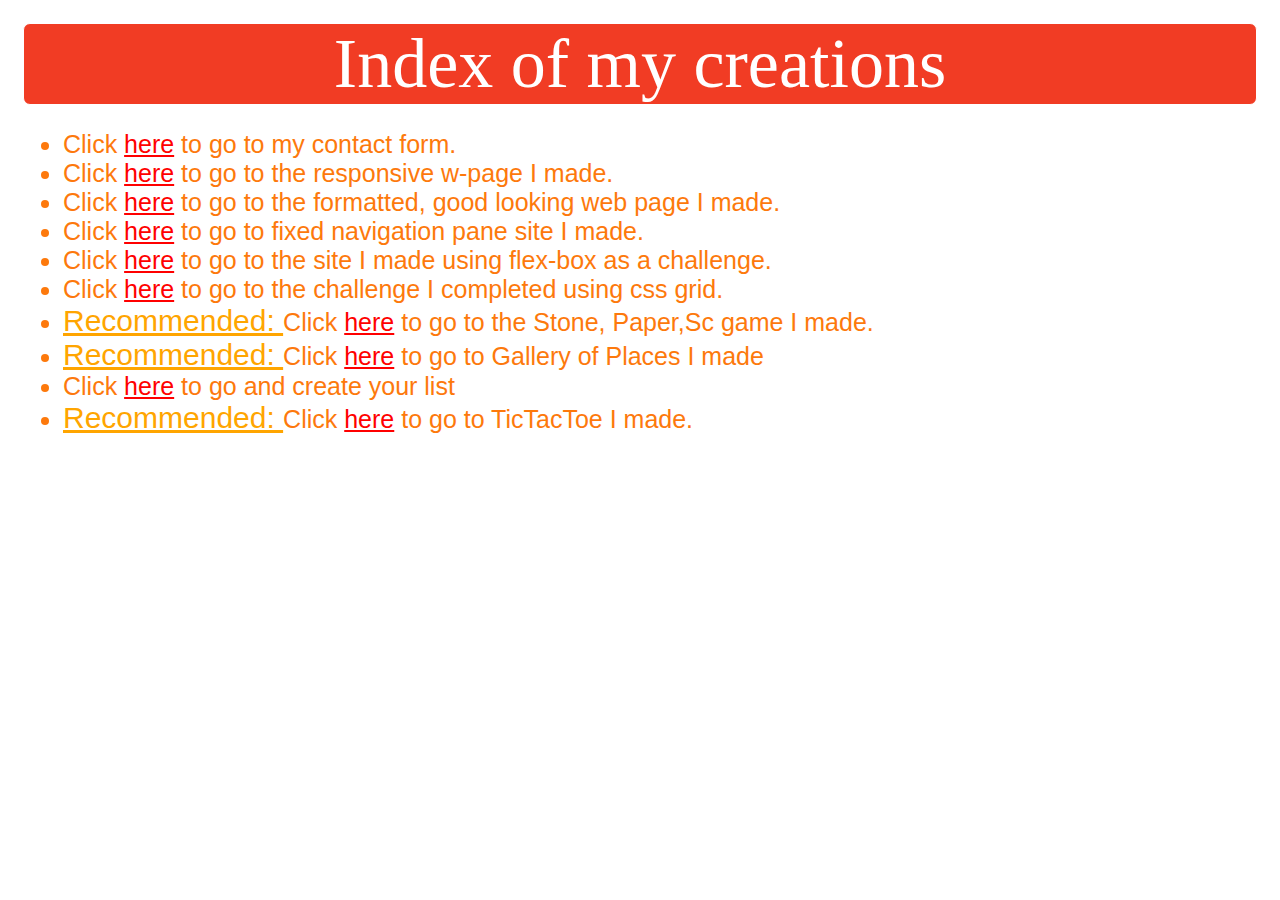
<file: index.html>
<!DOCTYPE html>
<html lang="en">
<head>
    <meta charset="UTF-8">
    <meta http-equiv="X-UA-Compatible" content="IE=edge">
    <meta name="viewport" content="width=device-width, initial-scale=1.0">
    <style>
        body{
            padding: 15px;
            font-size: 25px;
        }
        a{
            color: red;
        }
    </style>
    <title>Index</title>
</head>
<body>
    <div style="font-family: cursive; color: white; text-align: center; font-size: 70px; border: 1px solid white; background-color: rgb(241, 60, 36); border-radius: 7px;">
        Index of my creations
    </div>
    <div style="font-family: Impact, Haettenschweiler, 'Arial Narrow Bold', sans-serif; color: rgb(253, 121, 12);">
    <ul>
        <li> Click <a href="Form1/form.html" target="_blank">here</a> to go to my contact form.</li>
        <li> Click <a href="Responsiveness/Responsive site.html" target="_blank">here</a> to go to the responsive w-page I made.</li>
        <li> Click <a href="Formatting web pages/format challenge.html" target="_blank">here</a> to go to the formatted, good looking web page I made.</li>
        <li> Click <a href="Sticky-bar/Store.html" target="_blank">here</a> to go to fixed navigation pane site I made.</li>
        <li> Click <a href="Flex Box/flexb1.html" target="_blank">here</a> to go to the site I made using flex-box as a challenge.</li>
        <li> Click <a href="Css grid/grid1.html" target="_blank">here</a> to go to the challenge I completed using css grid.</li>
        <li> <span style="font-size: 30px; color: orange; text-decoration: underline;">Recommended: </span> Click <a href="RockPaperScissors_game/gameind.html" target="_blank">here</a> to go to the Stone, Paper,Sc game I made.</li>
        <li> <span style="font-size: 30px; color: orange; text-decoration: underline;">Recommended: </span> Click <a href="Beautiful Designer Flexbox/Beautiful places.html" target="_blank">here</a> to go to Gallery of Places I made</li>
        <li> Click <a href="List Maker/Listup.html" target="_blank">here</a> to go and create your list</li>
        <li> <span style="font-size: 30px; color: orange; text-decoration: underline;">Recommended: </span> Click <a href="TicTacToe/gameind.html" target="_blank">here</a> to go to TicTacToe I made.</li>
    </ul>
    </div>
</body>
</html>
</file>
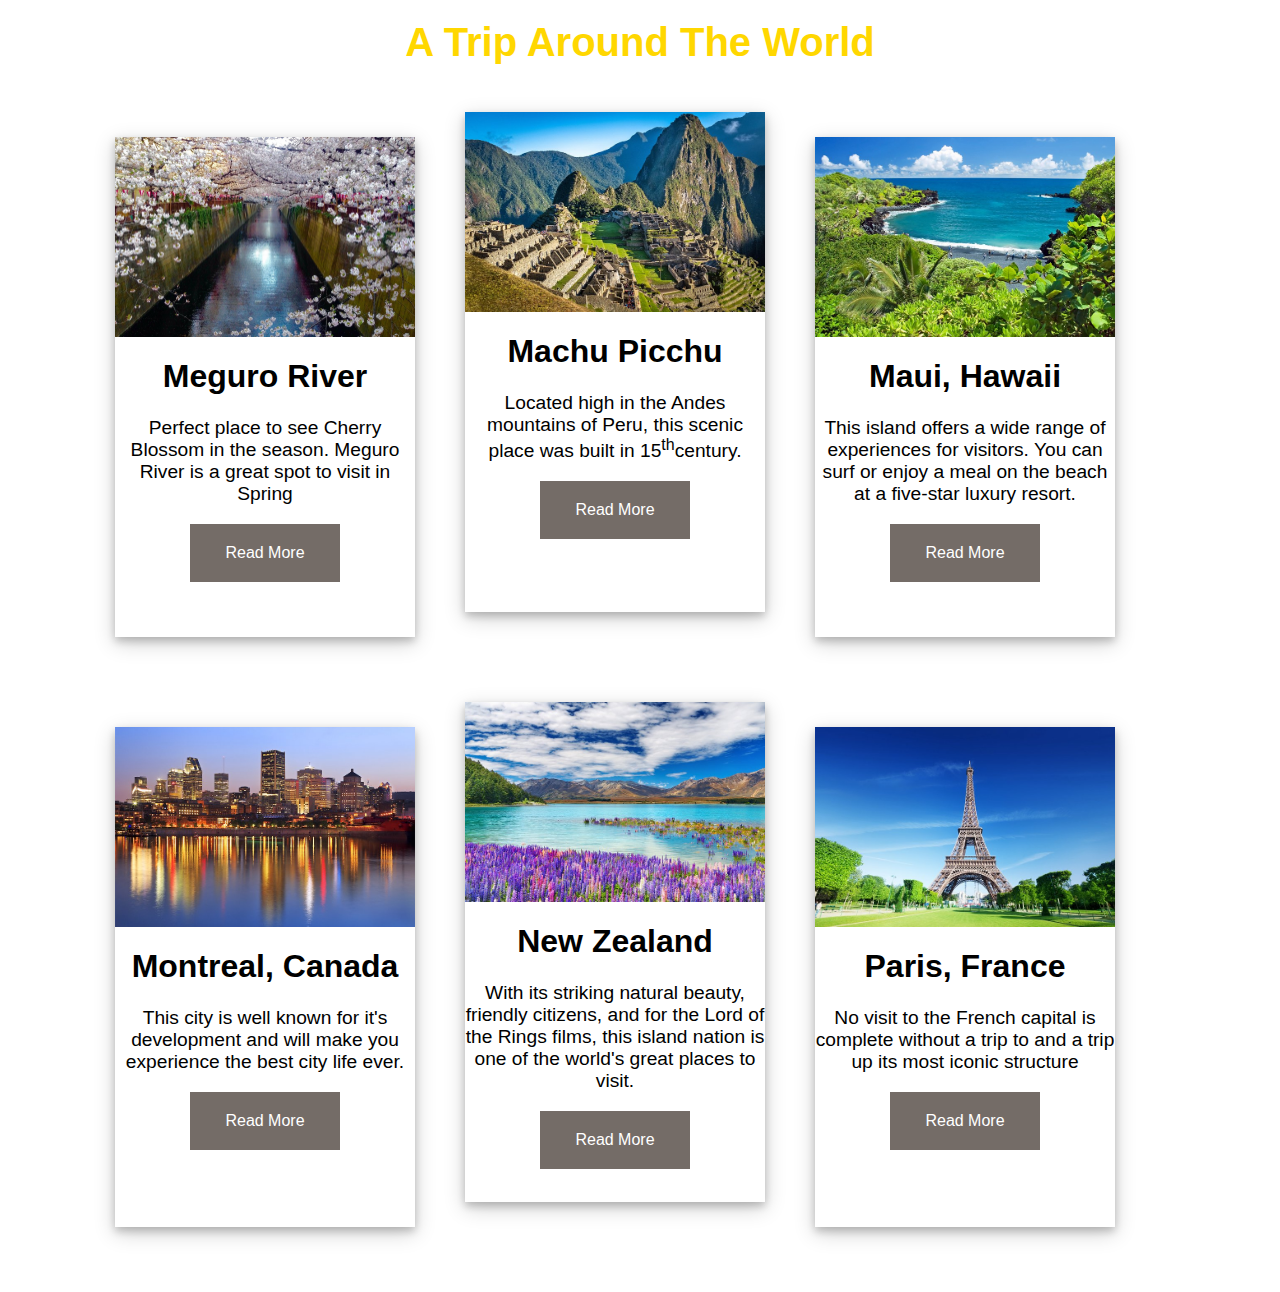
<file: Beautiful Designer Flexbox/Beautiful places.html>
<html lang="en">
<head>
    <meta charset="UTF-8">
    <meta http-equiv="X-UA-Compatible" content="IE=edge">
    <meta name="viewport" content="width=device-width, initial-scale=1.0">
    <link rel="stylesheet" href="bp.css">
    <title>Beautiful Places</title>
</head>
<body>
    <h1 class="headder">A Trip Around The World</h1>
    <div class="flex-container">
        <div class="flex-subcontainer a">
            <div class="pic-box">
                <img src="res/meguro river.jpg" alt="_meguro_river_pic" >
                <h1>Meguro River</h1>
                <p>Perfect place to see Cherry Blossom in the season. Meguro River is a great spot to visit in Spring</p>
                <a href="">Read More</a>
            </div>
            <div class="pic-box tp">
                <img src="res/machu.jpg" alt="_machu_picchu_pic" >
                <h1>Machu Picchu</h1>
                <p>Located high in the Andes mountains of Peru, this scenic place was built in 15<sup>th</sup>century.</p>
                <a href="">Read More</a>
            </div>
            <div class="pic-box">
                <img src="res/maui.jpg" alt="_Maui_pic" >
                <h1>Maui, Hawaii</h1>
                <p>This island offers a wide range of experiences for visitors. You can surf or enjoy a meal on the beach at a five-star luxury resort.</p>
                <a href="">Read More</a>
            </div>
        </div>
        <div class="flex-subcontainer b">
            <div class="pic-box">
                <img src="res/montreal.jpg" alt="_Montreal_pic" >
                <h1>Montreal, Canada</h1>
                <p>This city is well known for it's development and will make you experience the best city life ever.</p>
                <a href="">Read More</a>
            </div>
            <div class="pic-box tp">
                <img src="res/newzel.jpg" alt="_New_Zealand_pic" >
                <h1>New Zealand</h1>
                <p>With its striking natural beauty, friendly citizens, and for the Lord of the Rings films, this island nation is one of the world's great places to visit.</p>
                <a href="">Read More</a>
            </div>
            <div class="pic-box">
                <img src="res/paris.jpg" alt="_Paris_pic" >
                <h1>Paris, France</h1>
                <p>No visit to the French capital is complete without a trip to and a trip up its most iconic structure</p>
                <a href="">Read More</a>
            </div>
        </div>
    </div>
    

    <!-- Second row -->

    
</body>
</html>
</file>
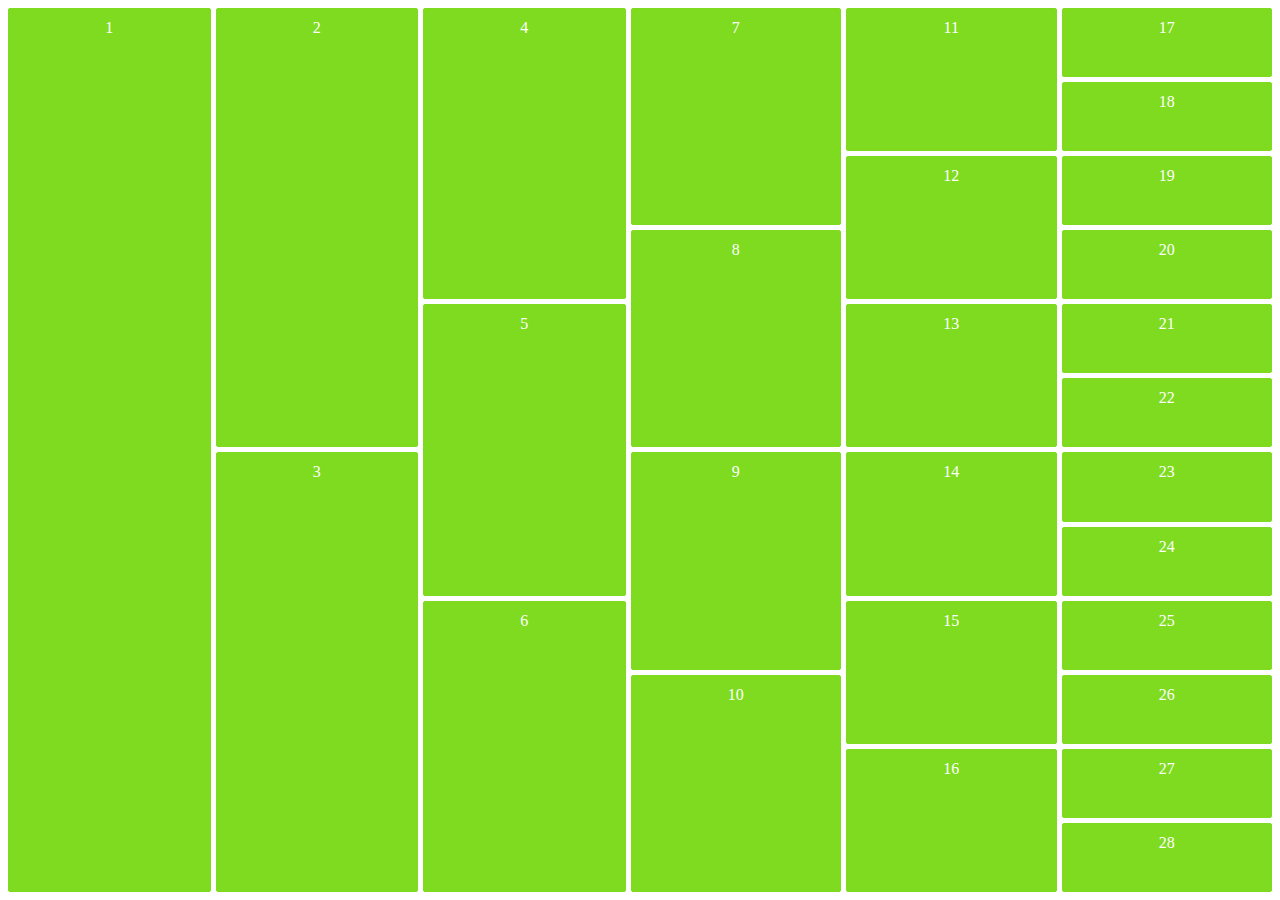
<file: Css grid/grid1.html>
<html lang="en">
<head>
    <meta charset="UTF-8">
    <meta http-equiv="X-UA-Compatible" content="IE=edge">
    <meta name="viewport" content="width=device-width, initial-scale=1.0">
    <link rel="stylesheet" href="gridcss.css">
    <title>Css Grid challenge 1</title>
</head>
<body>
    <div class="grid-container">
        <div class="items a1">1</div>
        <div class="items a2">2</div>
        <div class="items a3">3</div>
        <div class="items a4">4</div>
        <div class="items a5">5</div>
        <div class="items a6">6</div>
        <div class="items a7">7</div>
        <div class="items a8">8</div>
        <div class="items a9">9</div>
        <div class="items a10">10</div>
        <div class="items a11">11</div>
        <div class="items a12">12</div>
        <div class="items a13">13</div>
        <div class="items a14">14</div>
        <div class="items a15">15</div>
        <div class="items a16">16</div>
        <div class="items a17">17</div>
        <div class="items a18">18</div>
        <div class="items a19">19</div>
        <div class="items a20">20</div>
        <div class="items a21">21</div>
        <div class="items a22">22</div>
        <div class="items a23">23</div>
        <div class="items a24">24</div>
        <div class="items a25">25</div>
        <div class="items a26">26</div>
        <div class="items a27">27</div>
        <div class="items a28">28</div>
    </div>
</body>
</html>
</file>
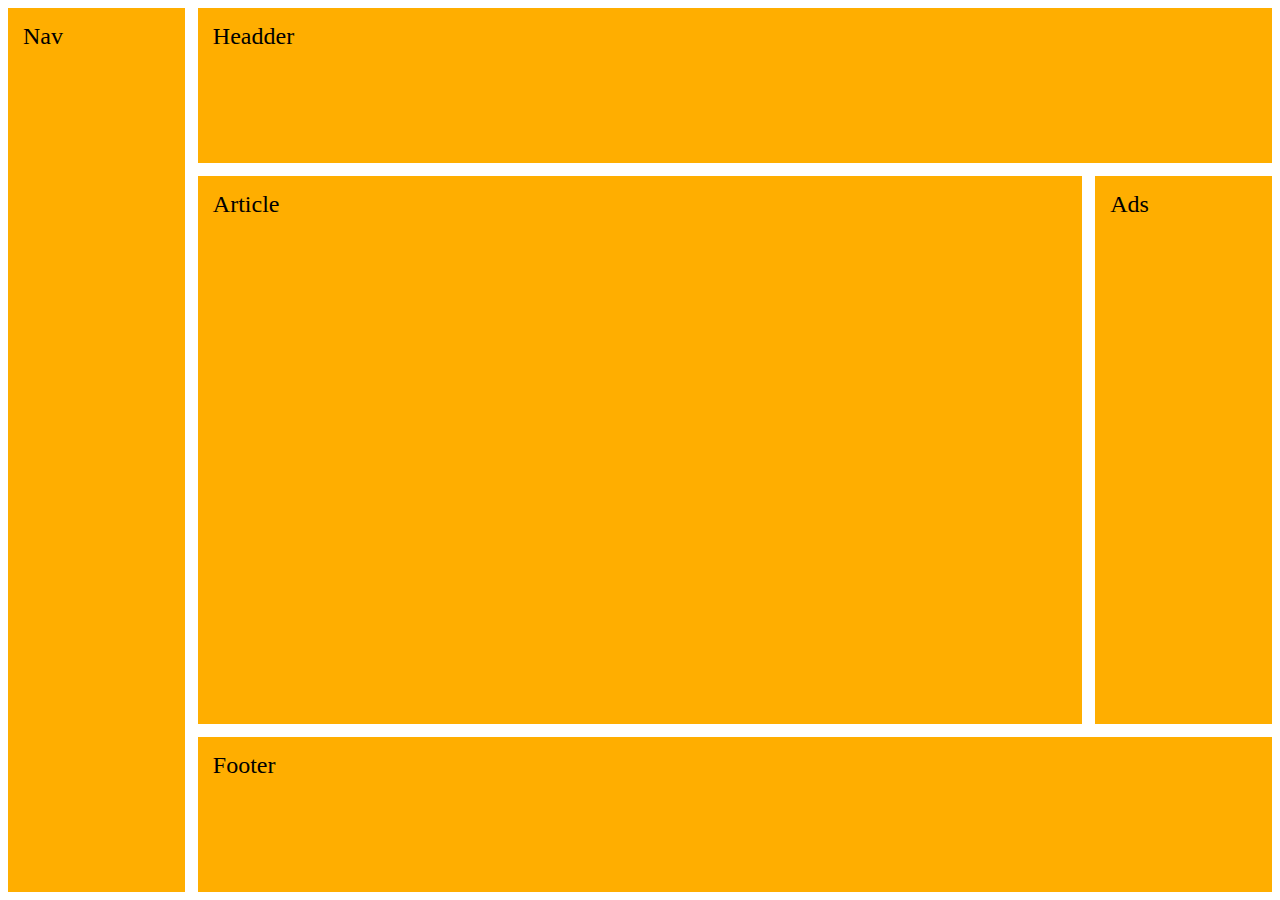
<file: Css grid/grid2.html>
<html lang="en">
<head>
    <meta charset="UTF-8">
    <meta http-equiv="X-UA-Compatible" content="IE=edge">
    <meta name="viewport" content="width=device-width, initial-scale=1.0">
    <title>Css grid challenge 2</title>
    <style>
        .grid-container{
            display: grid;
            grid-template-columns: 1fr 5fr 1fr;
            height: 100%;
            grid-gap: 13px;
        }

        .content{
            background-color: rgb(255, 174, 0);
            padding: 15px;
            font-size: 24px;
        }

        .a1{
            grid-row-start: 1;
            grid-row-end: 8;
        }

        .a2{
            grid-row-start: 1;
            grid-row-end: 2;
            grid-column-start: 2;
            grid-column-end: 4;
        }

        .a4{
            grid-row-start: 7;
            grid-row-end: 8;
            grid-column-start: 2;
            grid-column-end: 4;
        }

        .a3{
            grid-row-start: 2;
            grid-row-end: 7;
            grid-column-start: 2;
            grid-column-end: 3;
        }

        .a5{
            grid-row-start: 2;
            grid-row-end: 7;
            grid-column-start: 3;
            grid-column-end: 4;
        }

    </style>
</head>
<body>
    <div class="grid-container">
        <div class="content a1">Nav</div>
        <div class="content a2">Headder</div>
        <div class="content a3">Article</div>
        <div class="content a4">Footer</div>
        <div class="content a5">Ads</div>
    </div>
</body>
</html>
</file>
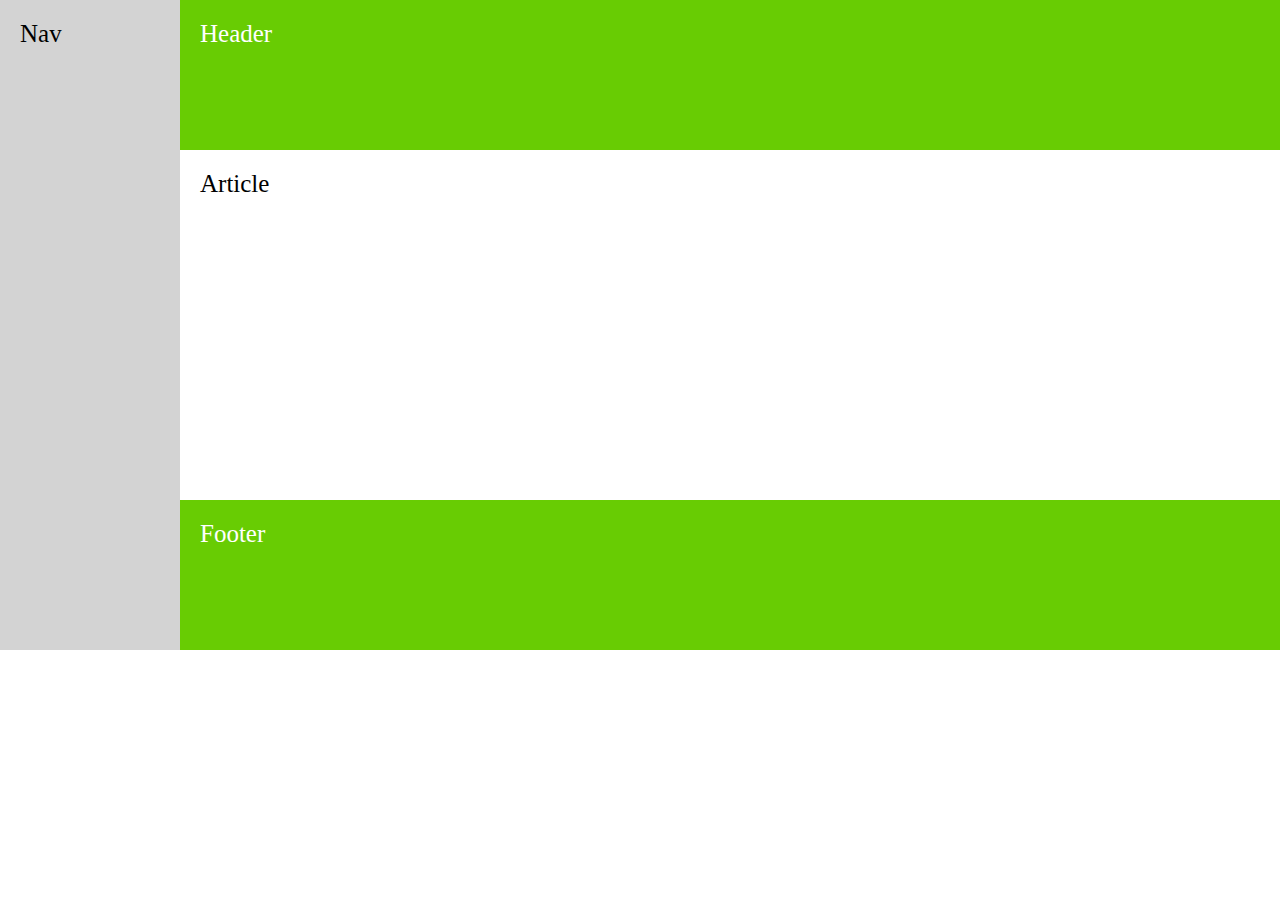
<file: Flex Box 2/flbox2.html>
<html lang="en">
<head>
    <meta charset="UTF-8">
    <meta http-equiv="X-UA-Compatible" content="IE=edge">
    <meta name="viewport" content="width=device-width, initial-scale=1.0">
    <link rel="stylesheet" href="flb2.css">
    <title>Flex Box Challenge Pt2</title>
</head>
<body>
    <div class="flex-container">
        <div class="nav">
            Nav
        </div>
        <div class="flex-subcontainer">
            <div class="head">Header</div>
            <div class="art">Article</div>
            <div class="foot">Footer</div>
        </div>
    </div>
</body>
</html>
</file>
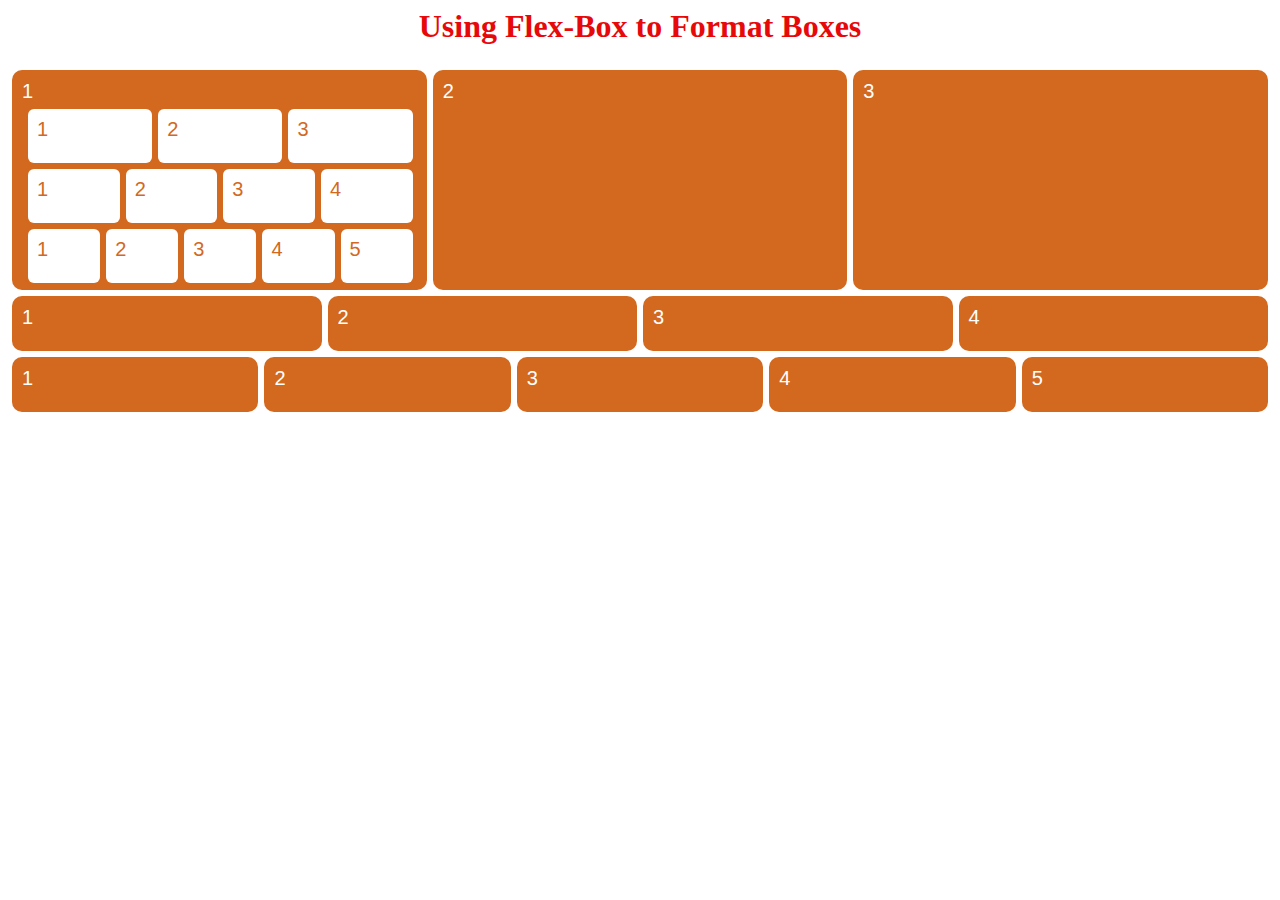
<file: Flex Box/flexb1.html>
<html lang="en">
<head>
    <meta charset="UTF-8">
    <meta http-equiv="X-UA-Compatible" content="IE=edge">
    <meta name="viewport" content="width=device-width, initial-scale=1.0">
    <link rel="stylesheet" href="flexcss.css">
    <title>Flex Box</title>
</head>
<body>
    <h1>Using Flex-Box to Format Boxes</h1>
    <div class="flex-container">
        <div class="a">
            <div>1
                <div class="alpha">
                    <div class="x">
                        <div>1</div>
                        <div>2</div>
                        <div>3</div>
                    </div>
                    <div class="x">
                        <div>1</div>
                        <div>2</div>
                        <div>3</div>
                        <div>4</div>
                    </div>
                    <div class="x">
                        <div>1</div>
                        <div>2</div>
                        <div>3</div>
                        <div>4</div>
                        <div>5</div>
                    </div>
                </div>
            </div>
            <div>2</div>
            <div>3</div>
        </div>
        
        <div class="b">
            <div>1</div>
            <div>2</div>
            <div>3</div>
            <div>4</div>
        </div>

        <div class="c">
            <div>1</div>
            <div>2</div>
            <div>3</div>
            <div>4</div>
            <div>5</div>
        </div>
    </div>

</body>
</html>
</file>
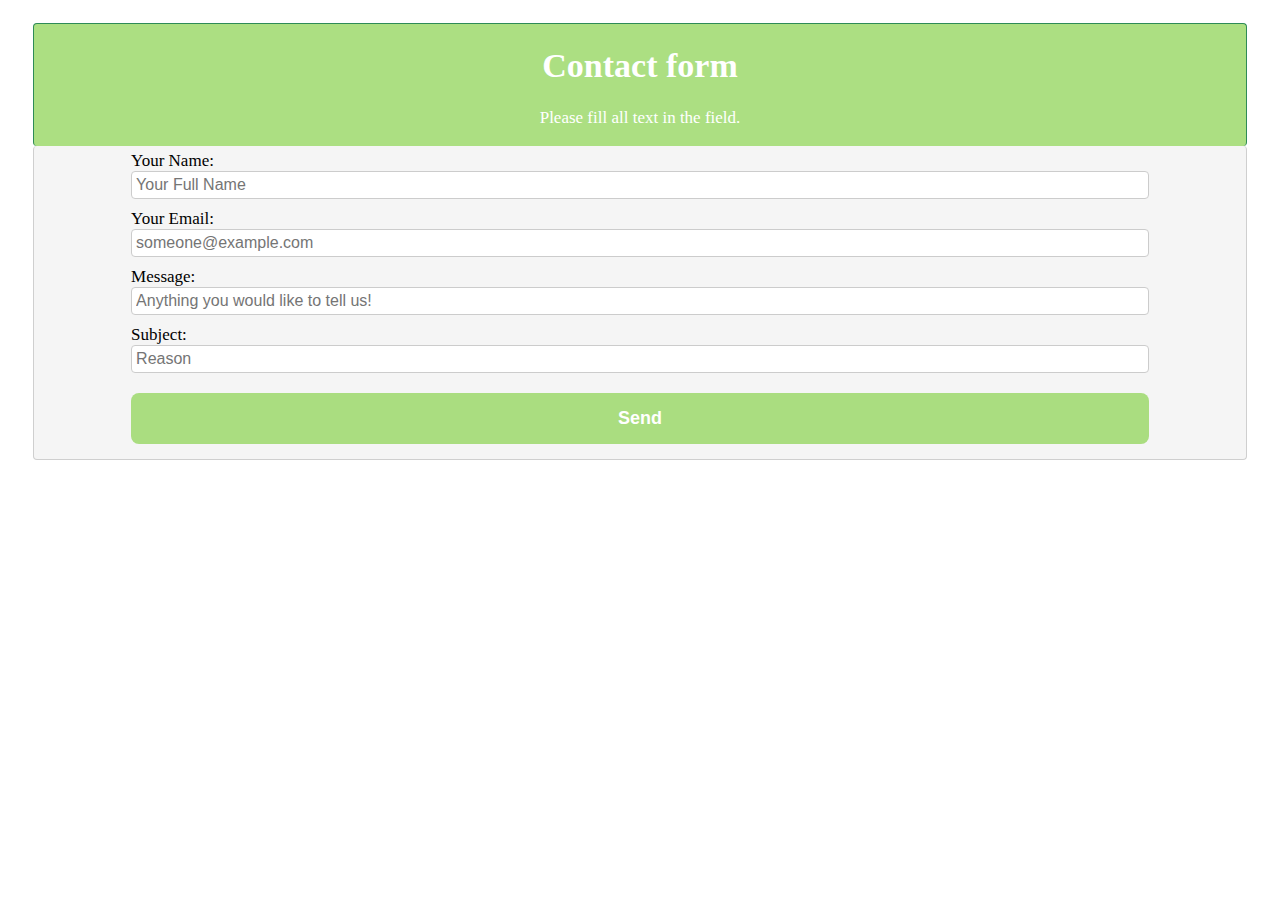
<file: Form1/form.html>
<!DOCTYPE html>
<html lang="en">
<head>
    <meta charset="UTF-8">
    <meta http-equiv="X-UA-Compatible" content="IE=edge">
    <meta name="viewport" content="width=device-width, initial-scale=1.0">
    <link rel="stylesheet" href="formstyle.css">
    <title>Contact us</title>
</head>
<body>
    <div class="upperbox"><h1>Contact form</h1>
        <p>Please fill all text in the field.</p>
    </div>
    
    <div class="lowerbox">
        <form action="" class="forpadding">
            <div class="forpadding">
            <label for="fullname">Your Name:</label><br>
            <input type="text" name="fullname" id="fullname" placeholder="Your Full Name"><br>
            </div>
            <div class="forpadding">
                <label for="email">Your Email:</label><br>
                <input type="email" name="email" id="email" placeholder="someone@example.com"><br>
            </div>
            <div class="forpadding">
                <label for="message">Message:</label><br>
            <input type="textarea" name="message" id="message" placeholder="Anything you would like to tell us!"><br>
            </div>
            <label for="sub">Subject:</label><br>
            <input type="text" name="sub" id="sub" placeholder="Reason"><br><br>
            <input type="submit" value="Send" class="finsub">
        </form>
    </div>
    

</body>
</html>
</file>
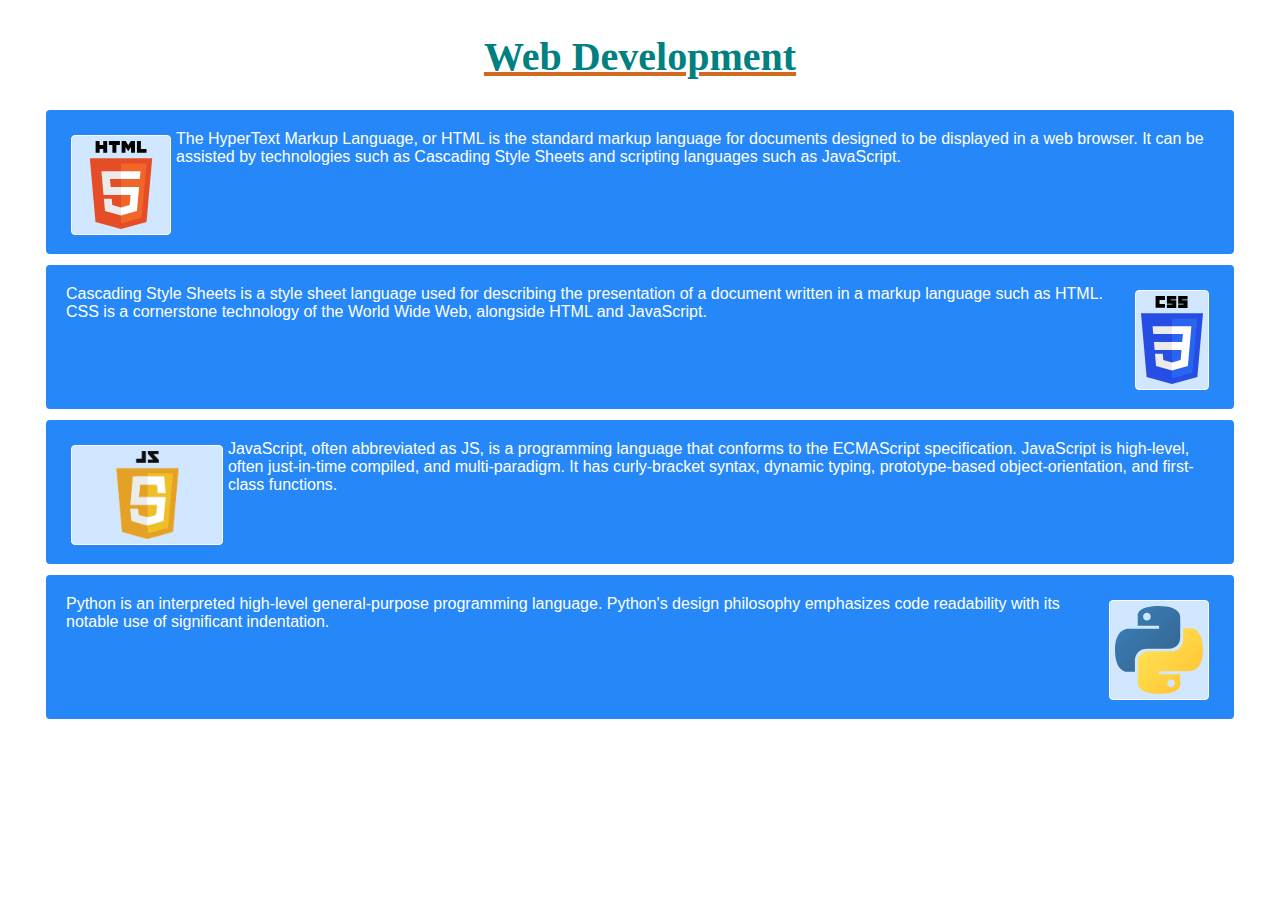
<file: Formatting web pages/format challenge.html>
<html lang="en">
<head>
    <meta charset="UTF-8">
    <meta http-equiv="X-UA-Compatible" content="IE=edge">
    <meta name="viewport" content="width=device-width, initial-scale=1.0">
    <link rel="stylesheet" href="formatcss.css">
    <title>Formatting</title>
</head>
<body>
    <h1>Web Development</h1>
    <div class="overall">
        <div class="rect1">
            <img src="res\htmllogo.svg" alt="_Html image here_">
            The HyperText Markup Language, or HTML is the standard markup language for documents designed to be displayed in a web browser. It can be assisted by technologies such as Cascading Style Sheets and scripting languages such as JavaScript.
        </div>
        <div class="rect2">
            <img src="res\csslogo.svg" alt="_Css image here_" class="goright">
            Cascading Style Sheets is a style sheet language used for describing the presentation of a document written in a markup language such as HTML. CSS is a cornerstone technology of the World Wide Web, alongside HTML and JavaScript.
        </div>
        <div class="rect3">
            <img src="res\js.png" alt="_Js image here_">
            JavaScript, often abbreviated as JS, is a programming language that conforms to the ECMAScript specification. JavaScript is high-level, often just-in-time compiled, and multi-paradigm. It has curly-bracket syntax, dynamic typing, prototype-based object-orientation, and first-class functions.
        </div>
        <div class="rect4">
            <img src="res\py.svg" alt="_Python image here_" class="goright">
            Python is an interpreted high-level general-purpose programming language. Python's design philosophy emphasizes code readability with its notable use of significant indentation. 
        </div>
    </div>
</body>
</html>
</file>
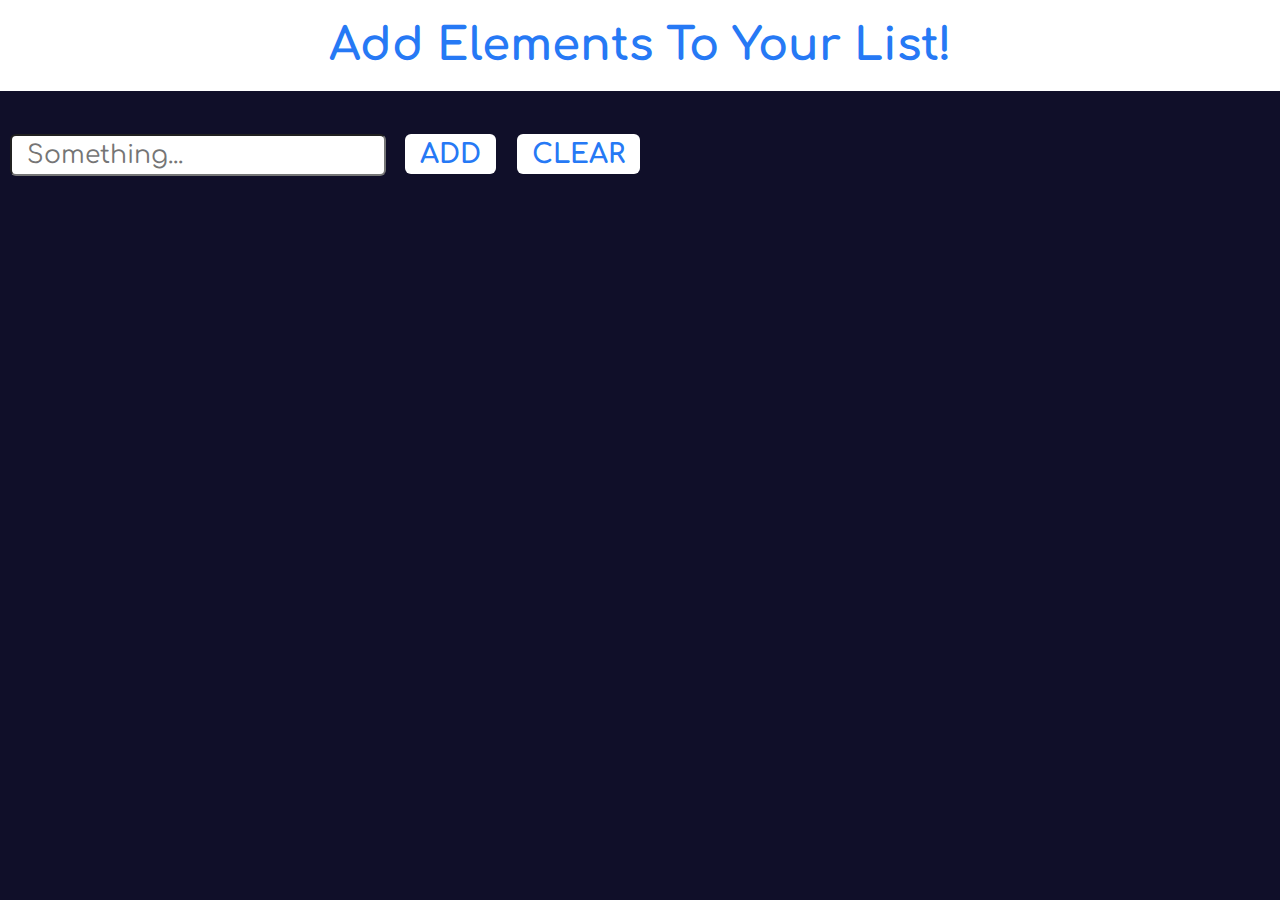
<file: List Maker/Listup.html>
<html lang="en">
<head>
    <meta charset="UTF-8">
    <meta http-equiv="X-UA-Compatible" content="IE=edge">
    <meta name="viewport" content="width=device-width, initial-scale=1.0">
    <link rel="stylesheet" href="listup_style.css">
    <title>Listup!</title>
</head>
<body>
    <h1>Add Elements To Your List!</h1>
    <ul class="list-container" id="list-container">
    </ul>

    <br>
    <div class="input-container">
        <input type="text" id="new-item" value="" placeholder="Something...">
        <button onclick="addToList()">ADD</button>
        <button class="reload" id="reload" onclick="reloader()">CLEAR</button>
    </div>

    <script>
        function addToList(){
            var x = document.getElementById("new-item").value;
            contents = document.getElementById("list-container").innerHTML;
            contents += "\n"+"<li>"+x+"</li>";
            document.getElementById("list-container").innerHTML = contents;
            document.getElementById("new-item").value="";
        }
        function reloader(){
            location.reload(true);
        }
    </script>
</body>
</html>
</file>
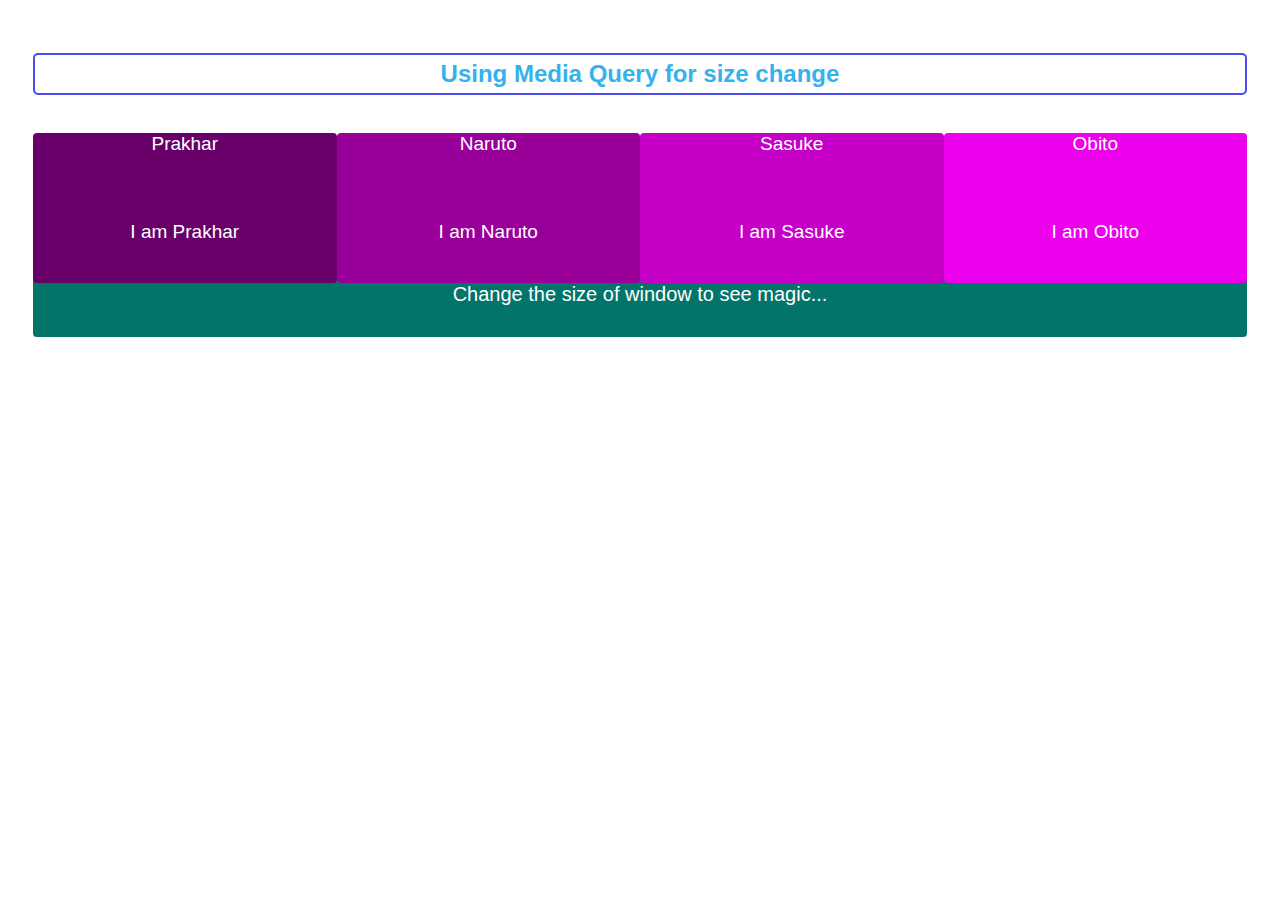
<file: Responsiveness/Responsive site.html>
<!DOCTYPE html>
<html lang="en">
<head>
    <meta charset="UTF-8">
    <meta http-equiv="X-UA-Compatible" content="IE=edge">
    <meta name="viewport" content="width=device-width, initial-scale=1.0">
    <link rel="stylesheet" href="css_for_responsive.css">
    <title>Just some responsive site</title>
</head>
<body>
    <h2>Using Media Query for size change</h2>
    <br>
    <div class="firstdiv">
        Prakhar <br><br><br><br> I am Prakhar
    </div>
    <div class="seconddiv">
        Naruto <br><br><br><br> I am Naruto
    </div>
    <div class="thirddiv">
        Sasuke <br><br><br><br> I am Sasuke
    </div>
    <div class="fourthdiv">
        Obito <br><br><br><br> I am Obito
    </div>

    <br><br><br>
    <div class="textshow">
        Change the size of window to see magic...
    </div>
</body>
</html>
</file>
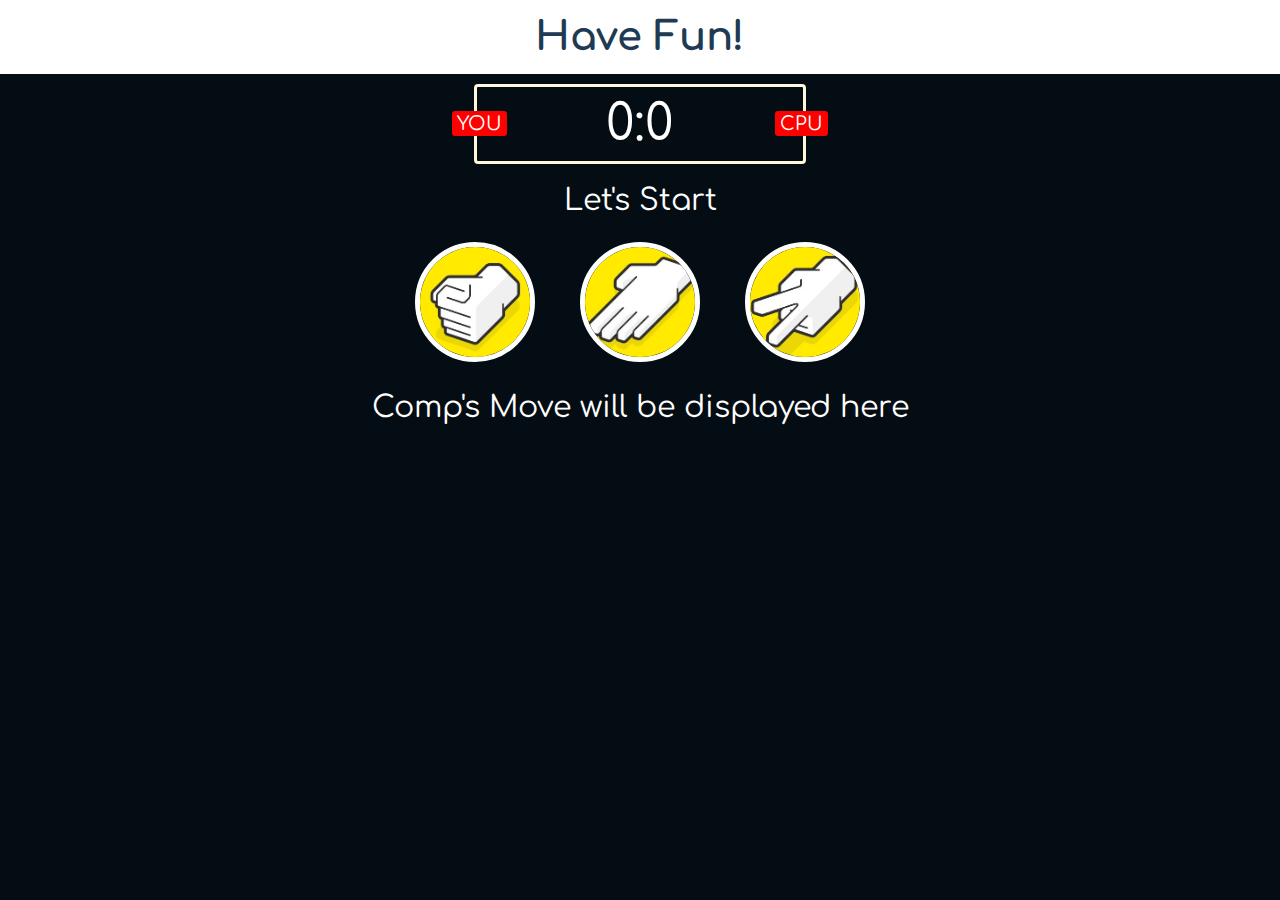
<file: RockPaperScissors_game/gameind.html>
<html lang="en">
<head>
    <meta charset="UTF-8">
    <meta http-equiv="X-UA-Compatible" content="IE=edge">
    <meta name="viewport" content="width=device-width, initial-scale=1.0">
    <link rel="stylesheet" href="gamestyle.css">
    <title>Stone Paper Scissors</title>
    <h1>Have Fun!</h1>
</head>
<body>
    <div class="score-card">
        <div id="you" class="player-box">YOU</div>
        <div id="cpu" class="player-box">CPU</div>
        <span id="player-score">0</span>:<span id="cpu-score">0</span>        
    </div>

    <div class="message" id="message">
        Let's Start        
    </div>

    <div class="control-handles">
        <img src="res/rock.jpg" alt="STONE" onclick="stone()">
        <img src="res/paper.jpg" alt="PAPER" onclick="paper()">
        <img src="res/scissors.jpg" alt="SCISSORS" onclick="scissor()">
    </div>

    <div class="comp-move" id="comp-move" style="color:white; text-align: center; margin-top: 20px; font-size: 30px;">
        Comp's Move will be displayed here
    </div>

</body>
<script>

    function winner(name){
        if(name=='tie'){
            document.getElementById("message").innerHTML="It's a Tie";
        }
        else if(name=='plyr'){
            document.getElementById("message").innerHTML="You Won!";
            temp=Number(document.getElementById("player-score").innerHTML);
            temp+=1;
            document.getElementById("player-score").innerHTML=temp;
        }
        else if(name=='comp'){
            document.getElementById("message").innerHTML="You Lost!";
            temp=Number(document.getElementById("cpu-score").innerHTML);
            temp+=1;
            document.getElementById("cpu-score").innerHTML=temp;
        }
    }

    function evaluateGame(plyr,comp){
        if(plyr==comp){
            // tie
            winner('tie');
        }
        else if(plyr=='stone' && comp=='paper'){
            // comp wins
            winner('comp');
        }
        else if(plyr=='paper' && comp=='stone'){
            // plyr wins
            winner('plyr');
        }
        else if(plyr=='stone' && comp=='scissors'){
            // plyr wins
            winner('plyr');
        }
        else if(plyr=='scissors' && comp=='stone'){
            // comp wins
            winner('comp');
        }
        else if(plyr=='scissors' && comp=='paper'){
            // plyr wins
            winner('plyr');
        }
        else if(plyr=='paper' && comp=='scissors'){
            // comp wins
            winner('comp');
        }
    }

    function cpuchoose(){
        var temp = Math.floor(Math.random()*3);
        console.log(temp);
        if(temp==0){
            document.getElementById("comp-move").innerHTML="I chose Rock"
            return 'stone';
        }
        else if(temp==1){
            document.getElementById("comp-move").innerHTML="I chose Paper"
            return 'paper';
        }
        else if(temp==2){
            document.getElementById("comp-move").innerHTML="I chose Scissors"
            return 'scissors';
        }
    }
    var plyr,comp;
    function stone(){
        plyr='stone';
        comp = cpuchoose();
        evaluateGame(plyr,comp);
    }
    function paper(){
        plyr='paper';
        comp = cpuchoose();
        evaluateGame(plyr,comp);
    }
    function scissor(){
        plyr='scissors';
        comp = cpuchoose();
        evaluateGame(plyr,comp);
    }
</script>
</html>
</file>
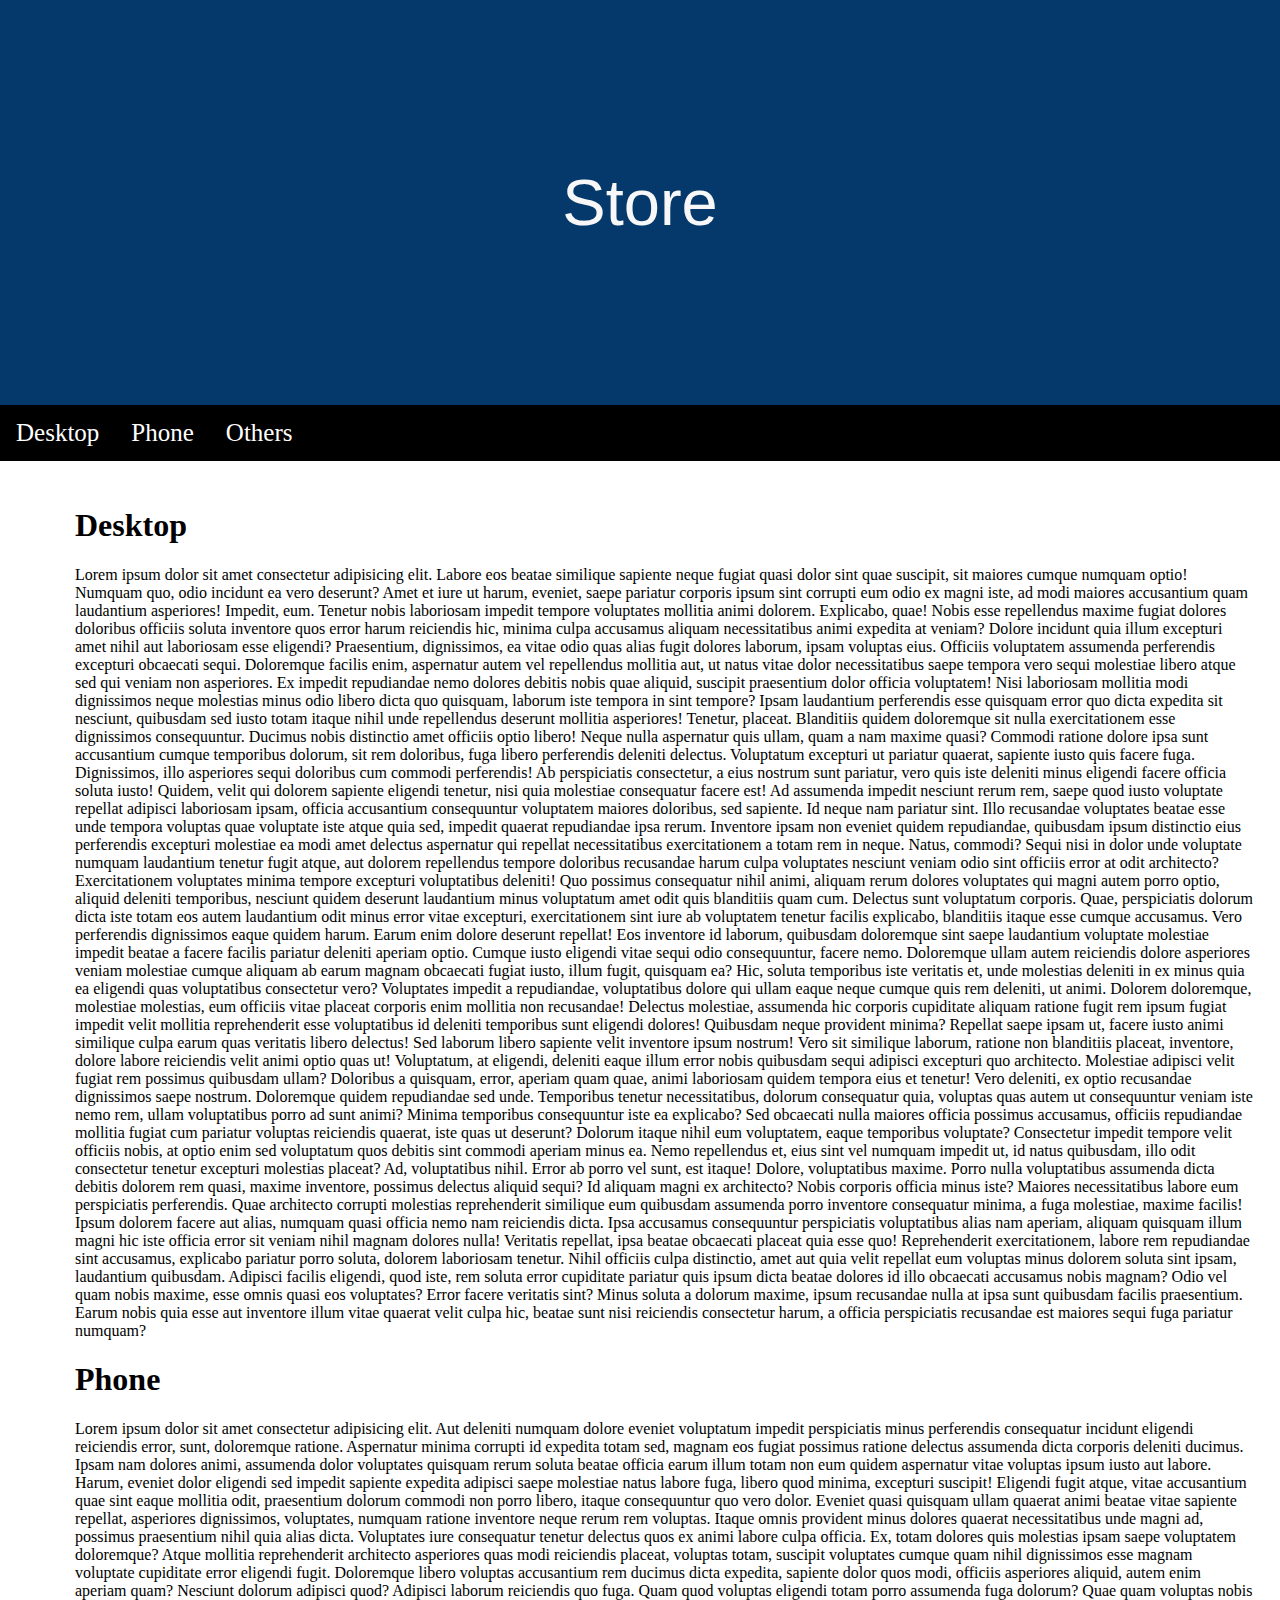
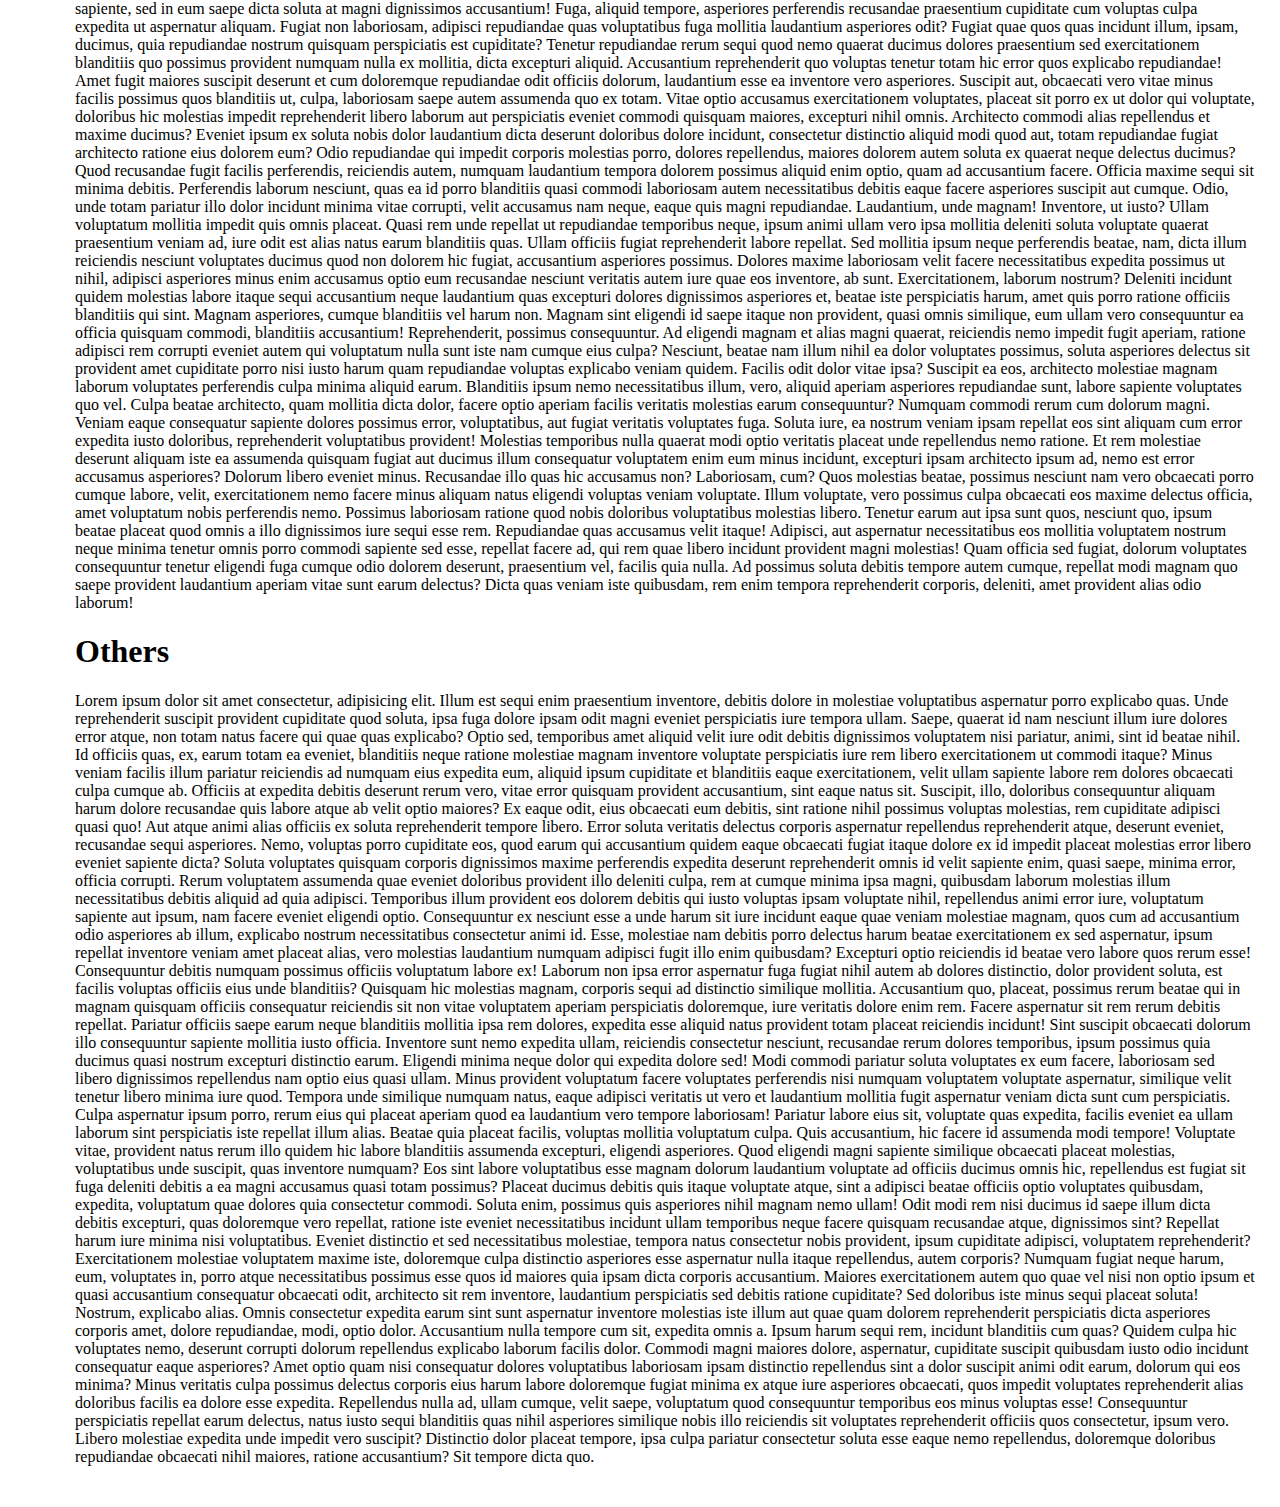
<file: Sticky-bar/Store.html>
<html lang="en">
<head>
    <meta charset="UTF-8">
    <meta http-equiv="X-UA-Compatible" content="IE=edge">
    <meta name="viewport" content="width=device-width, initial-scale=1.0">
    <link rel="stylesheet" href="storecss.css">
    <title>Store</title>
</head>
<body>
    <div class="bigtitle">Store</div>

    <ul class="menu-box" >
        <li class="menu-button1"><a href="#desktop">Desktop</a></li>
        <li class="menu-button2"><a href="#phone">Phone</a></li>
        <li class="menu-button3"><a href="#others">Others</a></li>
    </ul>

    <div class="content">
        <h1 id="desktop">Desktop</h1>
        <p>Lorem ipsum dolor sit amet consectetur adipisicing elit. Labore eos beatae similique sapiente neque fugiat quasi dolor sint quae suscipit, sit maiores cumque numquam optio! Numquam quo, odio incidunt ea vero deserunt? Amet et iure ut harum, eveniet, saepe pariatur corporis ipsum sint corrupti eum odio ex magni iste, ad modi maiores accusantium quam laudantium asperiores! Impedit, eum. Tenetur nobis laboriosam impedit tempore voluptates mollitia animi dolorem. Explicabo, quae! Nobis esse repellendus maxime fugiat dolores doloribus officiis soluta inventore quos error harum reiciendis hic, minima culpa accusamus aliquam necessitatibus animi expedita at veniam? Dolore incidunt quia illum excepturi amet nihil aut laboriosam esse eligendi? Praesentium, dignissimos, ea vitae odio quas alias fugit dolores laborum, ipsam voluptas eius. Officiis voluptatem assumenda perferendis excepturi obcaecati sequi. Doloremque facilis enim, aspernatur autem vel repellendus mollitia aut, ut natus vitae dolor necessitatibus saepe tempora vero sequi molestiae libero atque sed qui veniam non asperiores. Ex impedit repudiandae nemo dolores debitis nobis quae aliquid, suscipit praesentium dolor officia voluptatem! Nisi laboriosam mollitia modi dignissimos neque molestias minus odio libero dicta quo quisquam, laborum iste tempora in sint tempore? Ipsam laudantium perferendis esse quisquam error quo dicta expedita sit nesciunt, quibusdam sed iusto totam itaque nihil unde repellendus deserunt mollitia asperiores! Tenetur, placeat. Blanditiis quidem doloremque sit nulla exercitationem esse dignissimos consequuntur. Ducimus nobis distinctio amet officiis optio libero! Neque nulla aspernatur quis ullam, quam a nam maxime quasi? Commodi ratione dolore ipsa sunt accusantium cumque temporibus dolorum, sit rem doloribus, fuga libero perferendis deleniti delectus. Voluptatum excepturi ut pariatur quaerat, sapiente iusto quis facere fuga. Dignissimos, illo asperiores sequi doloribus cum commodi perferendis! Ab perspiciatis consectetur, a eius nostrum sunt pariatur, vero quis iste deleniti minus eligendi facere officia soluta iusto! Quidem, velit qui dolorem sapiente eligendi tenetur, nisi quia molestiae consequatur facere est! Ad assumenda impedit nesciunt rerum rem, saepe quod iusto voluptate repellat adipisci laboriosam ipsam, officia accusantium consequuntur voluptatem maiores doloribus, sed sapiente. Id neque nam pariatur sint. Illo recusandae voluptates beatae esse unde tempora voluptas quae voluptate iste atque quia sed, impedit quaerat repudiandae ipsa rerum. Inventore ipsam non eveniet quidem repudiandae, quibusdam ipsum distinctio eius perferendis excepturi molestiae ea modi amet delectus aspernatur qui repellat necessitatibus exercitationem a totam rem in neque. Natus, commodi? Sequi nisi in dolor unde voluptate numquam laudantium tenetur fugit atque, aut dolorem repellendus tempore doloribus recusandae harum culpa voluptates nesciunt veniam odio sint officiis error at odit architecto? Exercitationem voluptates minima tempore excepturi voluptatibus deleniti! Quo possimus consequatur nihil animi, aliquam rerum dolores voluptates qui magni autem porro optio, aliquid deleniti temporibus, nesciunt quidem deserunt laudantium minus voluptatum amet odit quis blanditiis quam cum. Delectus sunt voluptatum corporis. Quae, perspiciatis dolorum dicta iste totam eos autem laudantium odit minus error vitae excepturi, exercitationem sint iure ab voluptatem tenetur facilis explicabo, blanditiis itaque esse cumque accusamus. Vero perferendis dignissimos eaque quidem harum. Earum enim dolore deserunt repellat! Eos inventore id laborum, quibusdam doloremque sint saepe laudantium voluptate molestiae impedit beatae a facere facilis pariatur deleniti aperiam optio. Cumque iusto eligendi vitae sequi odio consequuntur, facere nemo. Doloremque ullam autem reiciendis dolore asperiores veniam molestiae cumque aliquam ab earum magnam obcaecati fugiat iusto, illum fugit, quisquam ea? Hic, soluta temporibus iste veritatis et, unde molestias deleniti in ex minus quia ea eligendi quas voluptatibus consectetur vero? Voluptates impedit a repudiandae, voluptatibus dolore qui ullam eaque neque cumque quis rem deleniti, ut animi. Dolorem doloremque, molestiae molestias, eum officiis vitae placeat corporis enim mollitia non recusandae! Delectus molestiae, assumenda hic corporis cupiditate aliquam ratione fugit rem ipsum fugiat impedit velit mollitia reprehenderit esse voluptatibus id deleniti temporibus sunt eligendi dolores! Quibusdam neque provident minima? Repellat saepe ipsam ut, facere iusto animi similique culpa earum quas veritatis libero delectus! Sed laborum libero sapiente velit inventore ipsum nostrum! Vero sit similique laborum, ratione non blanditiis placeat, inventore, dolore labore reiciendis velit animi optio quas ut! Voluptatum, at eligendi, deleniti eaque illum error nobis quibusdam sequi adipisci excepturi quo architecto. Molestiae adipisci velit fugiat rem possimus quibusdam ullam? Doloribus a quisquam, error, aperiam quam quae, animi laboriosam quidem tempora eius et tenetur! Vero deleniti, ex optio recusandae dignissimos saepe nostrum. Doloremque quidem repudiandae sed unde. Temporibus tenetur necessitatibus, dolorum consequatur quia, voluptas quas autem ut consequuntur veniam iste nemo rem, ullam voluptatibus porro ad sunt animi? Minima temporibus consequuntur iste ea explicabo? Sed obcaecati nulla maiores officia possimus accusamus, officiis repudiandae mollitia fugiat cum pariatur voluptas reiciendis quaerat, iste quas ut deserunt? Dolorum itaque nihil eum voluptatem, eaque temporibus voluptate? Consectetur impedit tempore velit officiis nobis, at optio enim sed voluptatum quos debitis sint commodi aperiam minus ea. Nemo repellendus et, eius sint vel numquam impedit ut, id natus quibusdam, illo odit consectetur tenetur excepturi molestias placeat? Ad, voluptatibus nihil. Error ab porro vel sunt, est itaque! Dolore, voluptatibus maxime. Porro nulla voluptatibus assumenda dicta debitis dolorem rem quasi, maxime inventore, possimus delectus aliquid sequi? Id aliquam magni ex architecto? Nobis corporis officia minus iste? Maiores necessitatibus labore eum perspiciatis perferendis. Quae architecto corrupti molestias reprehenderit similique eum quibusdam assumenda porro inventore consequatur minima, a fuga molestiae, maxime facilis! Ipsum dolorem facere aut alias, numquam quasi officia nemo nam reiciendis dicta. Ipsa accusamus consequuntur perspiciatis voluptatibus alias nam aperiam, aliquam quisquam illum magni hic iste officia error sit veniam nihil magnam dolores nulla! Veritatis repellat, ipsa beatae obcaecati placeat quia esse quo! Reprehenderit exercitationem, labore rem repudiandae sint accusamus, explicabo pariatur porro soluta, dolorem laboriosam tenetur. Nihil officiis culpa distinctio, amet aut quia velit repellat eum voluptas minus dolorem soluta sint ipsam, laudantium quibusdam. Adipisci facilis eligendi, quod iste, rem soluta error cupiditate pariatur quis ipsum dicta beatae dolores id illo obcaecati accusamus nobis magnam? Odio vel quam nobis maxime, esse omnis quasi eos voluptates? Error facere veritatis sint? Minus soluta a dolorum maxime, ipsum recusandae nulla at ipsa sunt quibusdam facilis praesentium. Earum nobis quia esse aut inventore illum vitae quaerat velit culpa hic, beatae sunt nisi reiciendis consectetur harum, a officia perspiciatis recusandae est maiores sequi fuga pariatur numquam?</p>

        <h1 id="phone">Phone</h1>
        <p>Lorem ipsum dolor sit amet consectetur adipisicing elit. Aut deleniti numquam dolore eveniet voluptatum impedit perspiciatis minus perferendis consequatur incidunt eligendi reiciendis error, sunt, doloremque ratione. Aspernatur minima corrupti id expedita totam sed, magnam eos fugiat possimus ratione delectus assumenda dicta corporis deleniti ducimus. Ipsam nam dolores animi, assumenda dolor voluptates quisquam rerum soluta beatae officia earum illum totam non eum quidem aspernatur vitae voluptas ipsum iusto aut labore. Harum, eveniet dolor eligendi sed impedit sapiente expedita adipisci saepe molestiae natus labore fuga, libero quod minima, excepturi suscipit! Eligendi fugit atque, vitae accusantium quae sint eaque mollitia odit, praesentium dolorum commodi non porro libero, itaque consequuntur quo vero dolor. Eveniet quasi quisquam ullam quaerat animi beatae vitae sapiente repellat, asperiores dignissimos, voluptates, numquam ratione inventore neque rerum rem voluptas. Itaque omnis provident minus dolores quaerat necessitatibus unde magni ad, possimus praesentium nihil quia alias dicta. Voluptates iure consequatur tenetur delectus quos ex animi labore culpa officia. Ex, totam dolores quis molestias ipsam saepe voluptatem doloremque? Atque mollitia reprehenderit architecto asperiores quas modi reiciendis placeat, voluptas totam, suscipit voluptates cumque quam nihil dignissimos esse magnam voluptate cupiditate error eligendi fugit. Doloremque libero voluptas accusantium rem ducimus dicta expedita, sapiente dolor quos modi, officiis asperiores aliquid, autem enim aperiam quam? Nesciunt dolorum adipisci quod? Adipisci laborum reiciendis quo fuga. Quam quod voluptas eligendi totam porro assumenda fuga dolorum? Quae quam voluptas nobis sapiente, sed in eum saepe dicta soluta at magni dignissimos accusantium! Fuga, aliquid tempore, asperiores perferendis recusandae praesentium cupiditate cum voluptas culpa expedita ut aspernatur aliquam. Fugiat non laboriosam, adipisci repudiandae quas voluptatibus fuga mollitia laudantium asperiores odit? Fugiat quae quos quas incidunt illum, ipsam, ducimus, quia repudiandae nostrum quisquam perspiciatis est cupiditate? Tenetur repudiandae rerum sequi quod nemo quaerat ducimus dolores praesentium sed exercitationem blanditiis quo possimus provident numquam nulla ex mollitia, dicta excepturi aliquid. Accusantium reprehenderit quo voluptas tenetur totam hic error quos explicabo repudiandae! Amet fugit maiores suscipit deserunt et cum doloremque repudiandae odit officiis dolorum, laudantium esse ea inventore vero asperiores. Suscipit aut, obcaecati vero vitae minus facilis possimus quos blanditiis ut, culpa, laboriosam saepe autem assumenda quo ex totam. Vitae optio accusamus exercitationem voluptates, placeat sit porro ex ut dolor qui voluptate, doloribus hic molestias impedit reprehenderit libero laborum aut perspiciatis eveniet commodi quisquam maiores, excepturi nihil omnis. Architecto commodi alias repellendus et maxime ducimus? Eveniet ipsum ex soluta nobis dolor laudantium dicta deserunt doloribus dolore incidunt, consectetur distinctio aliquid modi quod aut, totam repudiandae fugiat architecto ratione eius dolorem eum? Odio repudiandae qui impedit corporis molestias porro, dolores repellendus, maiores dolorem autem soluta ex quaerat neque delectus ducimus? Quod recusandae fugit facilis perferendis, reiciendis autem, numquam laudantium tempora dolorem possimus aliquid enim optio, quam ad accusantium facere. Officia maxime sequi sit minima debitis. Perferendis laborum nesciunt, quas ea id porro blanditiis quasi commodi laboriosam autem necessitatibus debitis eaque facere asperiores suscipit aut cumque. Odio, unde totam pariatur illo dolor incidunt minima vitae corrupti, velit accusamus nam neque, eaque quis magni repudiandae. Laudantium, unde magnam! Inventore, ut iusto? Ullam voluptatum mollitia impedit quis omnis placeat. Quasi rem unde repellat ut repudiandae temporibus neque, ipsum animi ullam vero ipsa mollitia deleniti soluta voluptate quaerat praesentium veniam ad, iure odit est alias natus earum blanditiis quas. Ullam officiis fugiat reprehenderit labore repellat. Sed mollitia ipsum neque perferendis beatae, nam, dicta illum reiciendis nesciunt voluptates ducimus quod non dolorem hic fugiat, accusantium asperiores possimus. Dolores maxime laboriosam velit facere necessitatibus expedita possimus ut nihil, adipisci asperiores minus enim accusamus optio eum recusandae nesciunt veritatis autem iure quae eos inventore, ab sunt. Exercitationem, laborum nostrum? Deleniti incidunt quidem molestias labore itaque sequi accusantium neque laudantium quas excepturi dolores dignissimos asperiores et, beatae iste perspiciatis harum, amet quis porro ratione officiis blanditiis qui sint. Magnam asperiores, cumque blanditiis vel harum non. Magnam sint eligendi id saepe itaque non provident, quasi omnis similique, eum ullam vero consequuntur ea officia quisquam commodi, blanditiis accusantium! Reprehenderit, possimus consequuntur. Ad eligendi magnam et alias magni quaerat, reiciendis nemo impedit fugit aperiam, ratione adipisci rem corrupti eveniet autem qui voluptatum nulla sunt iste nam cumque eius culpa? Nesciunt, beatae nam illum nihil ea dolor voluptates possimus, soluta asperiores delectus sit provident amet cupiditate porro nisi iusto harum quam repudiandae voluptas explicabo veniam quidem. Facilis odit dolor vitae ipsa? Suscipit ea eos, architecto molestiae magnam laborum voluptates perferendis culpa minima aliquid earum. Blanditiis ipsum nemo necessitatibus illum, vero, aliquid aperiam asperiores repudiandae sunt, labore sapiente voluptates quo vel. Culpa beatae architecto, quam mollitia dicta dolor, facere optio aperiam facilis veritatis molestias earum consequuntur? Numquam commodi rerum cum dolorum magni. Veniam eaque consequatur sapiente dolores possimus error, voluptatibus, aut fugiat veritatis voluptates fuga. Soluta iure, ea nostrum veniam ipsam repellat eos sint aliquam cum error expedita iusto doloribus, reprehenderit voluptatibus provident! Molestias temporibus nulla quaerat modi optio veritatis placeat unde repellendus nemo ratione. Et rem molestiae deserunt aliquam iste ea assumenda quisquam fugiat aut ducimus illum consequatur voluptatem enim eum minus incidunt, excepturi ipsam architecto ipsum ad, nemo est error accusamus asperiores? Dolorum libero eveniet minus. Recusandae illo quas hic accusamus non? Laboriosam, cum? Quos molestias beatae, possimus nesciunt nam vero obcaecati porro cumque labore, velit, exercitationem nemo facere minus aliquam natus eligendi voluptas veniam voluptate. Illum voluptate, vero possimus culpa obcaecati eos maxime delectus officia, amet voluptatum nobis perferendis nemo. Possimus laboriosam ratione quod nobis doloribus voluptatibus molestias libero. Tenetur earum aut ipsa sunt quos, nesciunt quo, ipsum beatae placeat quod omnis a illo dignissimos iure sequi esse rem. Repudiandae quas accusamus velit itaque! Adipisci, aut aspernatur necessitatibus eos mollitia voluptatem nostrum neque minima tenetur omnis porro commodi sapiente sed esse, repellat facere ad, qui rem quae libero incidunt provident magni molestias! Quam officia sed fugiat, dolorum voluptates consequuntur tenetur eligendi fuga cumque odio dolorem deserunt, praesentium vel, facilis quia nulla. Ad possimus soluta debitis tempore autem cumque, repellat modi magnam quo saepe provident laudantium aperiam vitae sunt earum delectus? Dicta quas veniam iste quibusdam, rem enim tempora reprehenderit corporis, deleniti, amet provident alias odio laborum!</p>

        <h1 id="others">Others</h1>
        <p>Lorem ipsum dolor sit amet consectetur, adipisicing elit. Illum est sequi enim praesentium inventore, debitis dolore in molestiae voluptatibus aspernatur porro explicabo quas. Unde reprehenderit suscipit provident cupiditate quod soluta, ipsa fuga dolore ipsam odit magni eveniet perspiciatis iure tempora ullam. Saepe, quaerat id nam nesciunt illum iure dolores error atque, non totam natus facere qui quae quas explicabo? Optio sed, temporibus amet aliquid velit iure odit debitis dignissimos voluptatem nisi pariatur, animi, sint id beatae nihil. Id officiis quas, ex, earum totam ea eveniet, blanditiis neque ratione molestiae magnam inventore voluptate perspiciatis iure rem libero exercitationem ut commodi itaque? Minus veniam facilis illum pariatur reiciendis ad numquam eius expedita eum, aliquid ipsum cupiditate et blanditiis eaque exercitationem, velit ullam sapiente labore rem dolores obcaecati culpa cumque ab. Officiis at expedita debitis deserunt rerum vero, vitae error quisquam provident accusantium, sint eaque natus sit. Suscipit, illo, doloribus consequuntur aliquam harum dolore recusandae quis labore atque ab velit optio maiores? Ex eaque odit, eius obcaecati eum debitis, sint ratione nihil possimus voluptas molestias, rem cupiditate adipisci quasi quo! Aut atque animi alias officiis ex soluta reprehenderit tempore libero. Error soluta veritatis delectus corporis aspernatur repellendus reprehenderit atque, deserunt eveniet, recusandae sequi asperiores. Nemo, voluptas porro cupiditate eos, quod earum qui accusantium quidem eaque obcaecati fugiat itaque dolore ex id impedit placeat molestias error libero eveniet sapiente dicta? Soluta voluptates quisquam corporis dignissimos maxime perferendis expedita deserunt reprehenderit omnis id velit sapiente enim, quasi saepe, minima error, officia corrupti. Rerum voluptatem assumenda quae eveniet doloribus provident illo deleniti culpa, rem at cumque minima ipsa magni, quibusdam laborum molestias illum necessitatibus debitis aliquid ad quia adipisci. Temporibus illum provident eos dolorem debitis qui iusto voluptas ipsam voluptate nihil, repellendus animi error iure, voluptatum sapiente aut ipsum, nam facere eveniet eligendi optio. Consequuntur ex nesciunt esse a unde harum sit iure incidunt eaque quae veniam molestiae magnam, quos cum ad accusantium odio asperiores ab illum, explicabo nostrum necessitatibus consectetur animi id. Esse, molestiae nam debitis porro delectus harum beatae exercitationem ex sed aspernatur, ipsum repellat inventore veniam amet placeat alias, vero molestias laudantium numquam adipisci fugit illo enim quibusdam? Excepturi optio reiciendis id beatae vero labore quos rerum esse! Consequuntur debitis numquam possimus officiis voluptatum labore ex! Laborum non ipsa error aspernatur fuga fugiat nihil autem ab dolores distinctio, dolor provident soluta, est facilis voluptas officiis eius unde blanditiis? Quisquam hic molestias magnam, corporis sequi ad distinctio similique mollitia. Accusantium quo, placeat, possimus rerum beatae qui in magnam quisquam officiis consequatur reiciendis sit non vitae voluptatem aperiam perspiciatis doloremque, iure veritatis dolore enim rem. Facere aspernatur sit rem rerum debitis repellat. Pariatur officiis saepe earum neque blanditiis mollitia ipsa rem dolores, expedita esse aliquid natus provident totam placeat reiciendis incidunt! Sint suscipit obcaecati dolorum illo consequuntur sapiente mollitia iusto officia. Inventore sunt nemo expedita ullam, reiciendis consectetur nesciunt, recusandae rerum dolores temporibus, ipsum possimus quia ducimus quasi nostrum excepturi distinctio earum. Eligendi minima neque dolor qui expedita dolore sed! Modi commodi pariatur soluta voluptates ex eum facere, laboriosam sed libero dignissimos repellendus nam optio eius quasi ullam. Minus provident voluptatum facere voluptates perferendis nisi numquam voluptatem voluptate aspernatur, similique velit tenetur libero minima iure quod. Tempora unde similique numquam natus, eaque adipisci veritatis ut vero et laudantium mollitia fugit aspernatur veniam dicta sunt cum perspiciatis. Culpa aspernatur ipsum porro, rerum eius qui placeat aperiam quod ea laudantium vero tempore laboriosam! Pariatur labore eius sit, voluptate quas expedita, facilis eveniet ea ullam laborum sint perspiciatis iste repellat illum alias. Beatae quia placeat facilis, voluptas mollitia voluptatum culpa. Quis accusantium, hic facere id assumenda modi tempore! Voluptate vitae, provident natus rerum illo quidem hic labore blanditiis assumenda excepturi, eligendi asperiores. Quod eligendi magni sapiente similique obcaecati placeat molestias, voluptatibus unde suscipit, quas inventore numquam? Eos sint labore voluptatibus esse magnam dolorum laudantium voluptate ad officiis ducimus omnis hic, repellendus est fugiat sit fuga deleniti debitis a ea magni accusamus quasi totam possimus? Placeat ducimus debitis quis itaque voluptate atque, sint a adipisci beatae officiis optio voluptates quibusdam, expedita, voluptatum quae dolores quia consectetur commodi. Soluta enim, possimus quis asperiores nihil magnam nemo ullam! Odit modi rem nisi ducimus id saepe illum dicta debitis excepturi, quas doloremque vero repellat, ratione iste eveniet necessitatibus incidunt ullam temporibus neque facere quisquam recusandae atque, dignissimos sint? Repellat harum iure minima nisi voluptatibus. Eveniet distinctio et sed necessitatibus molestiae, tempora natus consectetur nobis provident, ipsum cupiditate adipisci, voluptatem reprehenderit? Exercitationem molestiae voluptatem maxime iste, doloremque culpa distinctio asperiores esse aspernatur nulla itaque repellendus, autem corporis? Numquam fugiat neque harum, eum, voluptates in, porro atque necessitatibus possimus esse quos id maiores quia ipsam dicta corporis accusantium. Maiores exercitationem autem quo quae vel nisi non optio ipsum et quasi accusantium consequatur obcaecati odit, architecto sit rem inventore, laudantium perspiciatis sed debitis ratione cupiditate? Sed doloribus iste minus sequi placeat soluta! Nostrum, explicabo alias. Omnis consectetur expedita earum sint sunt aspernatur inventore molestias iste illum aut quae quam dolorem reprehenderit perspiciatis dicta asperiores corporis amet, dolore repudiandae, modi, optio dolor. Accusantium nulla tempore cum sit, expedita omnis a. Ipsum harum sequi rem, incidunt blanditiis cum quas? Quidem culpa hic voluptates nemo, deserunt corrupti dolorum repellendus explicabo laborum facilis dolor. Commodi magni maiores dolore, aspernatur, cupiditate suscipit quibusdam iusto odio incidunt consequatur eaque asperiores? Amet optio quam nisi consequatur dolores voluptatibus laboriosam ipsam distinctio repellendus sint a dolor suscipit animi odit earum, dolorum qui eos minima? Minus veritatis culpa possimus delectus corporis eius harum labore doloremque fugiat minima ex atque iure asperiores obcaecati, quos impedit voluptates reprehenderit alias doloribus facilis ea dolore esse expedita. Repellendus nulla ad, ullam cumque, velit saepe, voluptatum quod consequuntur temporibus eos minus voluptas esse! Consequuntur perspiciatis repellat earum delectus, natus iusto sequi blanditiis quas nihil asperiores similique nobis illo reiciendis sit voluptates reprehenderit officiis quos consectetur, ipsum vero. Libero molestiae expedita unde impedit vero suscipit? Distinctio dolor placeat tempore, ipsa culpa pariatur consectetur soluta esse eaque nemo repellendus, doloremque doloribus repudiandae obcaecati nihil maiores, ratione accusantium? Sit tempore dicta quo.</p>
    </div>
</body>
</html>
</file>
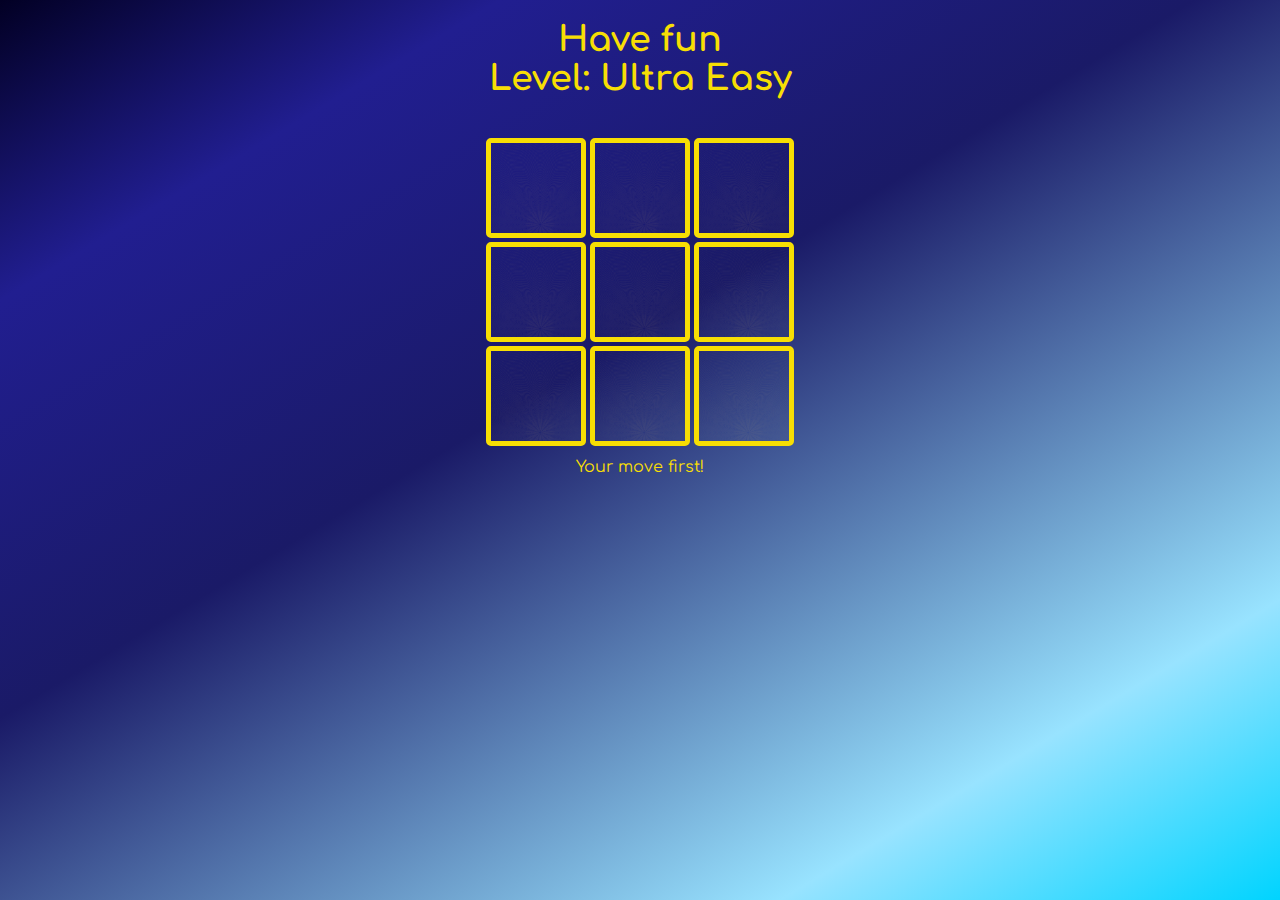
<file: TicTacToe/gameind.html>
<html lang="en">
<head>
    <meta charset="UTF-8">
    <meta http-equiv="X-UA-Compatible" content="IE=edge">
    <meta name="viewport" content="width=device-width, initial-scale=1.0">
    <title>Tic Tac Toe</title>
    <link rel="stylesheet" href="ticstyle.css">
</head>
<body>
    <h1 id="Headder">Have fun <br> Level: Ultra Easy</h1>
    <br>
    <div class="grid-container">
        <img src="res/blank.png" alt="_image_" class="image" id="a1" onclick="activate('00 a1')">
        <img src="res/blank.png" alt="_image_" class="image" id="a2" onclick="activate('01 a2')">
        <img src="res/blank.png" alt="_image_" class="image" id="a3" onclick="activate('02 a3')">
        <img src="res/blank.png" alt="_image_" class="image" id="b1" onclick="activate('10 b1')">
        <img src="res/blank.png" alt="_image_" class="image" id="b2" onclick="activate('11 b2')">
        <img src="res/blank.png" alt="_image_" class="image" id="b3" onclick="activate('12 b3')">
        <img src="res/blank.png" alt="_image_" class="image" id="c1" onclick="activate('20 c1')">
        <img src="res/blank.png" alt="_image_" class="image" id="c2" onclick="activate('21 c2')">
        <img src="res/blank.png" alt="_image_" class="image" id="c3" onclick="activate('22 c3')">
    </div>
    <div class="move-text" id="move-text">
        Your move first!
    </div>
</body>

<script>
    let finished = false;
    let a = [
            [0,0,0],
            [0,0,0],
            [0,0,0]
        ];
    
    function adversary(){
        placed = false;
        runtimes = 0;
        while(!placed){
            let rand1 = Math.floor(Math.random()*3);
            let rand2 = Math.floor(Math.random()*3);

            console.log('Run turn: ',runtimes+=1);

            if(a[rand1][rand2]==0){
                a[rand1][rand2]=2;

                let index_letter,index_letter2;

                if (rand1 == 0){index_letter="a";}
                else if(rand1 == 1){index_letter="b";}
                else if(rand1 == 2){index_letter="c";}
                
                if (rand2 == 0){index_letter2="1";}
                else if(rand2 == 1){index_letter2="2";}
                else if(rand2 == 2){index_letter2 = "3";}
                
                console.log(rand1,rand2);
                console.log(index_letter + index_letter2);
                
                document.getElementById(index_letter + index_letter2).src = 'res/circle.png';
                placed = true;
                checkwin();
            }
        }
    }

    function checkwin(){
        if ((a[0][0]==1 && a[0][1]==1 && a[0][2]==1) || (a[1][0]==1 && a[1][1]==1 && a[1][2]==1) || (a[2][0]==1 && a[2][1]==1 && a[2][2]==1) || (a[0][0]==1 && a[1][0]==1 && a[2][0]==1) || (a[0][1]==1 && a[1][1]==1 && a[2][1]==1) || (a[0][2]==1 && a[1][2]==1 && a[2][2]==1) || (a[0][0]==1 && a[1][1]==1 && a[2][2]==1) || (a[0][2]==1 && a[1][1]==1 && a[2][0]==1)){
            console.log('Player wins');
            document.getElementById("Headder").innerHTML = "You win!";
            finished = true;
            return true;
        }
        else if ((a[0][0]==2 && a[0][1]==2 && a[0][1]==2) || (a[1][0]==2 && a[1][1]==2 && a[1][1]==2) || (a[2][0]==2 && a[2][1]==2 && a[2][1]==2) || (a[0][0]==2 && a[1][0]==2 && a[2][0]==2) || (a[0][1]==2 && a[1][1]==2 && a[2][1]==2) || (a[0][2]==2 && a[1][2]==2 && a[2][2]==2) || (a[0][0]==2 && a[1][1]==2 && a[2][2]==2) || (a[0][2]==2 && a[1][1]==2 && a[2][0]==2)){
            console.log('Comp wins');
            document.getElementById("Headder").innerHTML = "You lost!";
            finished = true;
            return true;
        }
    }

    function activate(text){
        console.log("clicked",text);
        document.getElementById("move-text").innerHTML = 'Go on...';
        let index1 = parseInt(text[0]);
        let index2 = parseInt(text[1]);
        if(!finished){
        document.getElementById(text[3]+text[4]).src = "res/cross.png";
        a[index1][index2] = 1;
        // console.log(a);
        if(!checkwin()){
            adversary();
        }
        }
    }
</script>

</html>
</file>
<file: Beautiful Designer Flexbox/bp.css>
*{
    box-sizing: border-box;
    font-family: Verdana, Geneva, Tahoma, sans-serif;
}

body{
    margin: 20px
}

.headder{
    text-align: center;
    color: gold;
    font-size: 40px;
}

.pic-box{
    display: flex;
    flex-direction: column;
    width: 300px;
    height: 500px;
    margin-right: 50px;
    /* align-self: center; */
    box-shadow: 0 4px 8px 0 rgba(0, 0, 0, 0.2), 0 6px 20px 0 rgba(0, 0, 0, 0.19);
}

.pic-box h1{
    object-fit: cover;
    text-align: center;
}

.pic-box p{
    margin-top: 0px;
    object-fit: cover;
    text-align: center;
    font-size: larger;
}

.pic-box img{
    width: 100%;
    object-fit: cover;
    height: 40%;
}

.pic-box a{
    object-fit: cover;
    padding: 20px;
    background-color: rgb(116, 108, 103);
    color: white;
    margin: 25%;
    margin-top: 0px;
    margin-bottom: 0px;
    text-decoration: none;
    text-align: center;
}

.pic-box a:hover{
    background-color: rgb(92, 88, 86);
}

.flex-container{
    display: flex;
    flex-direction: column;
    margin: 20px;
    height: max-content;
}

.flex-subcontainer{
    display: flex;
    flex-direction: row;
    justify-content: center;
    margin: 20px;
    height: 550px;
    
}

.a,.b{
    align-items: center;
}

.tp{
    align-self: flex-start;
}
</file>
<file: Css grid/gridcss.css>
.grid-container{
    display: grid;
    grid-template-columns: repeat(6,auto);
    grid-gap: 5px;
    height: 100%;
}
.items{
    background-color: rgb(126, 219, 32);
    border: 1px solid rgb(126, 219, 32);
    border-radius: 2px;
    text-align: center;
    color: white;
    padding: 10px;
}

.a1{
    grid-row-start: 1;
    grid-row-end: 13;
}

.a2{
    grid-row-start: 1;
    grid-row-end: 7;
}

.a3{
    grid-row-start: 7;
    grid-row-end: 13;
}

.a4{
    grid-row-start: 1;
    grid-row-end: 5;
}

.a5{
    grid-row-start: 5;
    grid-row-end: 9;
}

.a6{
    grid-row-start: 9;
    grid-row-end: 13;
}

.a7{
    grid-row-start: 1;
    grid-row-end: 4;
}

.a8{
    grid-row-start: 4;
    grid-row-end: 7;
}

.a9{
    grid-row-start: 7;
    grid-row-end: 10;
}

.a10{
    grid-row-start: 10;
    grid-row-end: 13;
}




.a11{
    grid-row-start: 1;
    grid-row-end: 3;
}

.a12{
    grid-row-start: 3;
    grid-row-end: 5;
}

.a13{
    grid-row-start: 5;
    grid-row-end: 7;
}

.a14{
    grid-row-start: 7;
    grid-row-end: 9;
}

.a15{
    grid-row-start: 9;
    grid-row-end: 11;
}

.a16{
    grid-row-start: 11;
    grid-row-end: 13;
}




.a17{
    grid-row-start: 1;
    grid-row-end: 2;
}

.a18{
    grid-row-start: 2;
    grid-row-end: 3;
}

.a19{
    grid-row-start: 3;
    grid-row-end: 4;
}

.a20{
    grid-row-start: 4;
    grid-row-end: 5;
}

.a21{
    grid-row-start: 5;
    grid-row-end: 6;
}

.a22{
    grid-row-start: 6;
    grid-row-end: 7;
}

.a23{
    grid-row-start: 7;
    grid-row-end: 8;
}

.a24{
    grid-row-start: 8;
    grid-row-end: 9;
}

.a25{
    grid-row-start: 9;
    grid-row-end: 10;
}

.a26{
    grid-row-start: 10;
    grid-row-end: 11;
}

.a27{
    grid-row-start: 11;
    grid-row-end: 12;
}

.a28{
    grid-row-start: 12;
    grid-row-end: 13;
}
</file>
<file: Flex Box 2/flb2.css>
*{
    box-sizing: border-box;
    font-size: 25px;
}

body{
    margin: 0px;
}

.flex-container{
    display: flex;
    flex-direction: row;
}

.nav{
    background-color:lightgray;
    padding: 20px;
    height: 650px;
    width: 300px;
}

.flex-subcontainer{
    display: flex;
    flex-direction: column;
}

.head, .foot{
    padding: 20px;
    background-color: rgb(104, 204, 3);
    color: white;
    height: 150px;
    width: 1100px;
}

.art{
    padding: 20px;
    height: 350px;
}
</file>
<file: Flex Box/flexcss.css>
/* Top container for three top rows */
.flex-container{
    font-family: Verdana, Geneva, Tahoma, sans-serif;
    font-size: 20px;
    display: flex;
    flex-direction: column;
    border: 1px solid rgb(255, 255, 255);
}

/* Three rows internal flex box maker for different columns*/
.flex-container div.a, .flex-container div.b, .flex-container div.c{
    display: flex;
    flex-direction: row;
    color: white;
}

/* Row 1 biggest description */
.flex-container div.a div{
    background-color: chocolate;
    margin: 3px;
    padding: 10px;
    width: 100%;
    height: 200px;
    border-radius: 10px;
}

/* Row 2,3 similar */
.flex-container div.b div, .flex-container div.c div{
    background-color: chocolate;
    margin: 3px;
    padding: 10px;
    width: 100%;
    height: 35px;
    border-radius: 10px;
}

/* Internal container for white fb for row creation */
.flex-container .a .alpha{
    background-color:chocolate;
    width: 99%;
    height: 90%;
    display: flex;
    flex-direction: column;
    padding: 0px;
}

.flex-container .a .alpha .x{
    display: flex;
    flex-direction: row;
    margin: 0px;
    padding: 0px;
    /* Text color inside */
    color: chocolate; 
}

.flex-container .a .alpha .x div{
    background-color: rgb(255, 255, 255);
    margin: 3px;
    padding: 9px;
    width: 100%;
    height: 60%;
    border-radius: 6px;
}

h1{
    text-align: center;
    color: rgb(231, 9, 9);
}
</file>
<file: Form1/formstyle.css>
*{
    box-sizing: border-box;
    
}

body{
    text-align: left;
    font-size: 17px;
    color: white;
    margin: 15px 25px;
    padding: 8px;
}

.upperbox{
    text-align: center;
    background-color: rgba(143, 212, 86, 0.74);
    border: 1px solid seagreen;
    border-bottom: none;
    border-radius: 4px;
    padding-bottom: 1px;
}

.lowerbox{
    color: black;
    padding: 5px;
    padding-left: 8%;
    padding-right: 8%;
    border: 1px solid rgb(207, 207, 207);
    border-radius: 4px;
    border-top: none;
    background-color: whitesmoke;
}

.finsub{
    width: 100%;
    text-align: center;
    color: white;
    font-size: 18px;
    font-weight: bold;
    border: 0px;
    border-radius: 8px;
    background-color: rgba(143, 212, 86, 0.74);
    padding: 15px 32px;
    display: inline-block;
}

.finsub:hover{
    background-color: seagreen;
    cursor: not-allowed;
}

input{
    border: 1px solid #ccc;
    border-radius: 4px;
    font-size: 16px;
    width: 100%;
    padding: 4px;
}
/* Padding to give space between different label fields */
.forpadding{
    padding-bottom: 10px;
}
</file>
<file: Formatting web pages/formatcss.css>
*{
    box-sizing: border-box;
}

body{
    padding: 25px;
    font-family:Verdana, Geneva, Tahoma, sans-serif;
}

h1{
    color:teal;
    font-size: 40px;
    text-align: center;
    font-family: cursive;
    text-decoration: underline;
    text-decoration-color: chocolate;
}

div{
    margin: 5px;
}

div div{
    color: white;
    border: 3px solid rgb(255, 255, 255);
    background-color: rgb(38, 136, 248);
    border-radius: 7px;
    padding: 20px;
    height: 150px;
}

img{
    float: left;
    height: 100px;
    object-fit: cover;
    padding: 5px;
    border: 1px solid white;
    border-radius: 4px;
    background-color: rgb(209, 230, 255);
    margin: 5px;
}

.goright{
    float: right;
}
</file>
<file: List Maker/listup_style.css>
@import url('https://fonts.googleapis.com/css2?family=Comfortaa:wght@500&display=swap');

*{
    margin: 0px;
    box-sizing: border-box;
    font-family: 'Comfortaa', sans-serif;
}

body{
    /* text-align: center; */
    background-color: rgb(16, 15, 41);
    color: white;
    font-size: 30px;
}

h1{
    text-align: center;
    font-size: 45px;
    padding: 20px;
    color: rgb(38, 121, 245);
    background-color: white;
}

li{
    margin:4px
}

input{
    font-size: 25px;
    margin: 10px;
    padding: 5px 15px;
    border-radius: 6px;
}

button{
    font-size: 27px;
    padding: 5px 15px;
    border: None;
    border-radius: 6px;
    background-color: white;
    color: rgb(38, 121, 245);
    font-weight: bolder;    
}

button:hover{
    background-color: rgb(38, 121, 245);
    color: white;
}

.reload{
    margin-left: 12px;
}

@media only screen and (max-width: 450px) {
    button{
        margin-left: 10px;
    }
    .reload{
        margin: 12px;
    }
}
</file>
<file: Responsiveness/css_for_responsive.css>
*{
    box-sizing: border-box;
}

body{
    padding: 25px;
    font-family: Verdana, Geneva, Tahoma, sans-serif;
}

h2{
    color: rgb(52, 178, 236);
    border: 2px solid #4a4af1;
    border-radius: 5px;
    padding: 5px;
    text-align: center;
    font-family: Verdana, Geneva, Tahoma, sans-serif;
}

body div{
    background-color: rgb(105, 0, 105);
    color: white;
    height: 150px;
    margin-right: 0px;
    text-align: center;
    font-size: 19px;
    border: none;
    border-radius: 4px;
}
.firstdiv{
    float: left;
    width: 25%;
}
.seconddiv{
    background-color: rgb(153, 0, 153);
    float: left;
    width: 25%;
}

.thirddiv{
    background-color: rgb(199, 0, 199);
    float: left;
    width: 25%;
}

.fourthdiv{
    background-color: rgb(236, 1, 236);
    float: left;
    width: 25%;
}

@media only screen and (max-width: 768px){
    .firstdiv{
        width: 50%;
    }
    .seconddiv{
        width: 50%;
    }
    .thirddiv{
        width: 50%;
    }
    .fourthdiv{
        width: 50%;
    }
}


@media only screen and (max-width: 600px){
    .firstdiv{
        width: 100%;
    }
    .seconddiv{
        width: 100%;
    }
    .thirddiv{
        width: 100%;
    }
    .fourthdiv{
        width: 100%;
    }
}

.textshow{
    background-color: rgb(2, 116, 106);
    color: white;
    height: 150px;
    margin-right: 0px;
    text-align: center;
    border: none;
    border-radius: 4px;
    font-family: Verdana, Geneva, Tahoma, sans-serif;
    font-size: 20px;
    padding: 15px;    
}
</file>
<file: RockPaperScissors_game/gamestyle.css>
@import url('https://fonts.googleapis.com/css2?family=Comfortaa:wght@500&display=swap');
*{
    box-sizing: border-box;
    margin: 0px;
    padding: 0px;
    font-family: 'Comfortaa', sans-serif;
}
h1{
    background-color: white;
    text-align: center;
    color: rgb(31, 58, 83);
    padding: 15px;
    font-size: 40px;
}

body{
    background-color: rgb(5, 13, 20);
}

.score-card{
    margin:10px 37%;
    padding: 9px;
    text-align: center;
    color: white;
    border: 3px solid cornsilk;
    border-radius: 4px;

    position: relative;
    font-size: 50px;
}

.player-box{
    position: absolute;
    top: 24px;
    font-size: 19px;
    background-color: red;
    border-radius: 3px;
    padding: 2px 5px;

}

.score-card #you{
    left:-25px;
}

.score-card #cpu{
    right: -25px;
}

.message{
    color: white;
    text-align: center;
    margin-top: 20px;
    font-size: 30px;
}

.control-handles{
    margin: 25px;
    text-align: center;
}

img{
    width:120px;
    border:5px solid white;
    border-radius: 50%;
    margin: 0px 20px;
    transition: 0.3s;
}

img:hover{
    opacity: 0.3;
}

#comp-move{
    color: white;
    text-align: center;
    margin-top: 20px;
    font-size: 30px;
}

@media only screen and (max-width: 400px) {
    .score-card{
        margin: 10px 30%;
    }
    
    img{
        margin: 3px 20px;
    }
}
</file>
<file: Sticky-bar/storecss.css>
*{
    box-sizing: border-box;
}

body{
    margin: 0px;
}

.bigtitle{
    display: flex;
    justify-content: center;
    align-items: center;
    color: rgb(247, 247, 247);
    font-size: 65px;
    font-family:Verdana, Geneva, Tahoma, sans-serif;
    background-color: #05386B;
    text-align: center;
    height: 45%;
}

ul{
    list-style-type: none;
    margin: 0px;
    padding: 0px;
    overflow: hidden;
    background-color: black;
    color: rgb(255, 255, 255);
    font-size: 25px;
    position: sticky;
    top: 0;
}

li{
    float: left;
}

li a{
    display: block;
    color: white;
    text-align: center;
    padding: 14px 16px;
    text-decoration: none;
}

li a:hover{
    background-color: #111;
}

.content{
    margin-left: 50px;
    padding: 25px;
}
</file>
<file: TicTacToe/ticstyle.css>
@import url('https://fonts.googleapis.com/css2?family=Comfortaa:wght@500&display=swap');

*{
    margin: 0px;
    padding: 0px;
    font-family: 'Comfortaa', sans-serif;
    box-sizing: border-box;
    /* background: rgb(2,0,36); */
}

body{
    background: rgb(2,0,36);
    background: linear-gradient(149deg, rgba(2,0,36,1) 0%, rgba(33,30,144,1) 18%, rgba(26,26,103,1) 43%, rgba(152,227,255,1) 82%, rgba(0,212,255,1) 100%);

}

h1{
    text-align: center;
    font-size: 35px;
    color: rgb(247, 222, 4);
    margin: 20px;
}

.grid-container{
    display: grid;
    justify-content: center;
    grid-template-columns: auto auto auto;
    grid-template-rows: auto;
    grid-template-areas: 
    "a1 a2 a3"
    "b1 b2 b3"
    "c1 c2 c3";
    /* justify-content: center; */
    /* background-color: royalblue; */
}

.image{
    border: 5px solid rgb(247, 222, 4);
    border-radius: 5px;
    margin: 2px;
}

img{
    width: 100px;
}

.move-text{
    margin: 10px;
    text-align: center;
    color: rgb(247, 222, 4);
}

img:hover{
    background-color: rgb(3, 74, 160);
}
</file>
